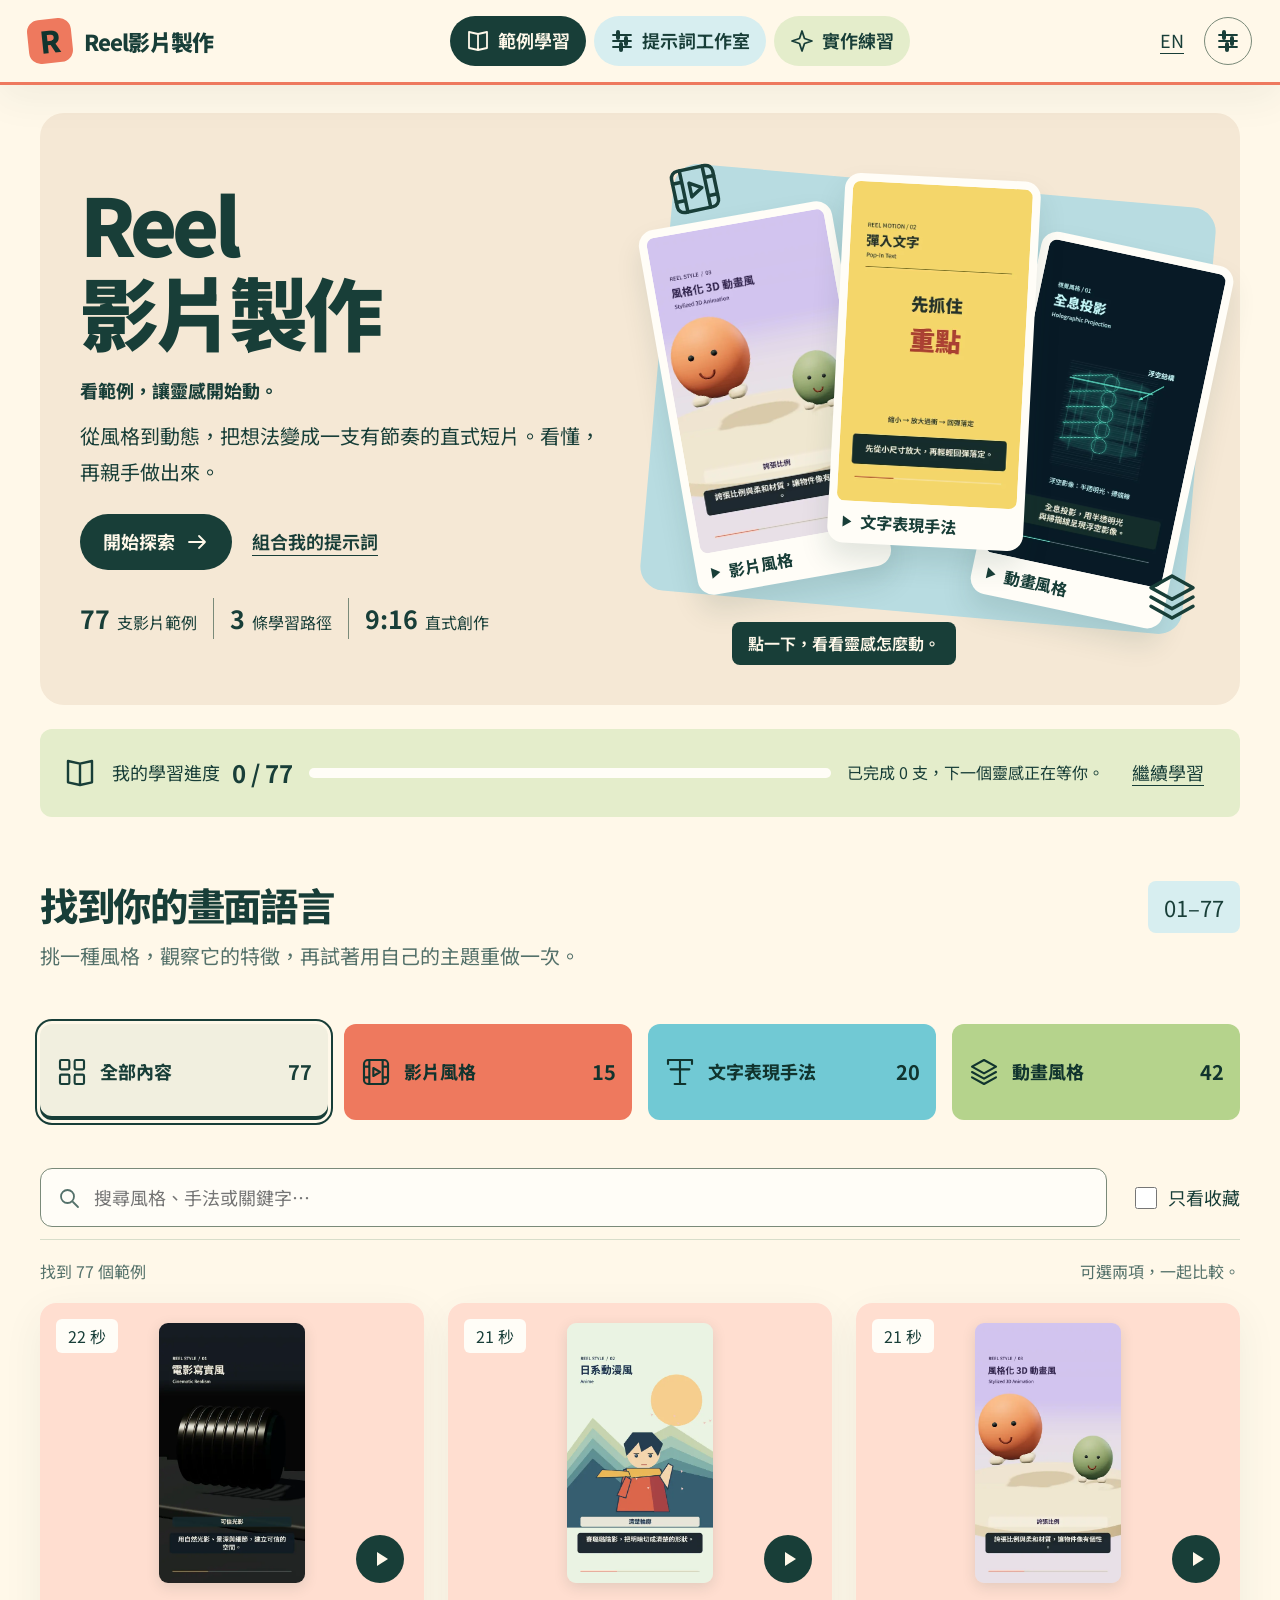
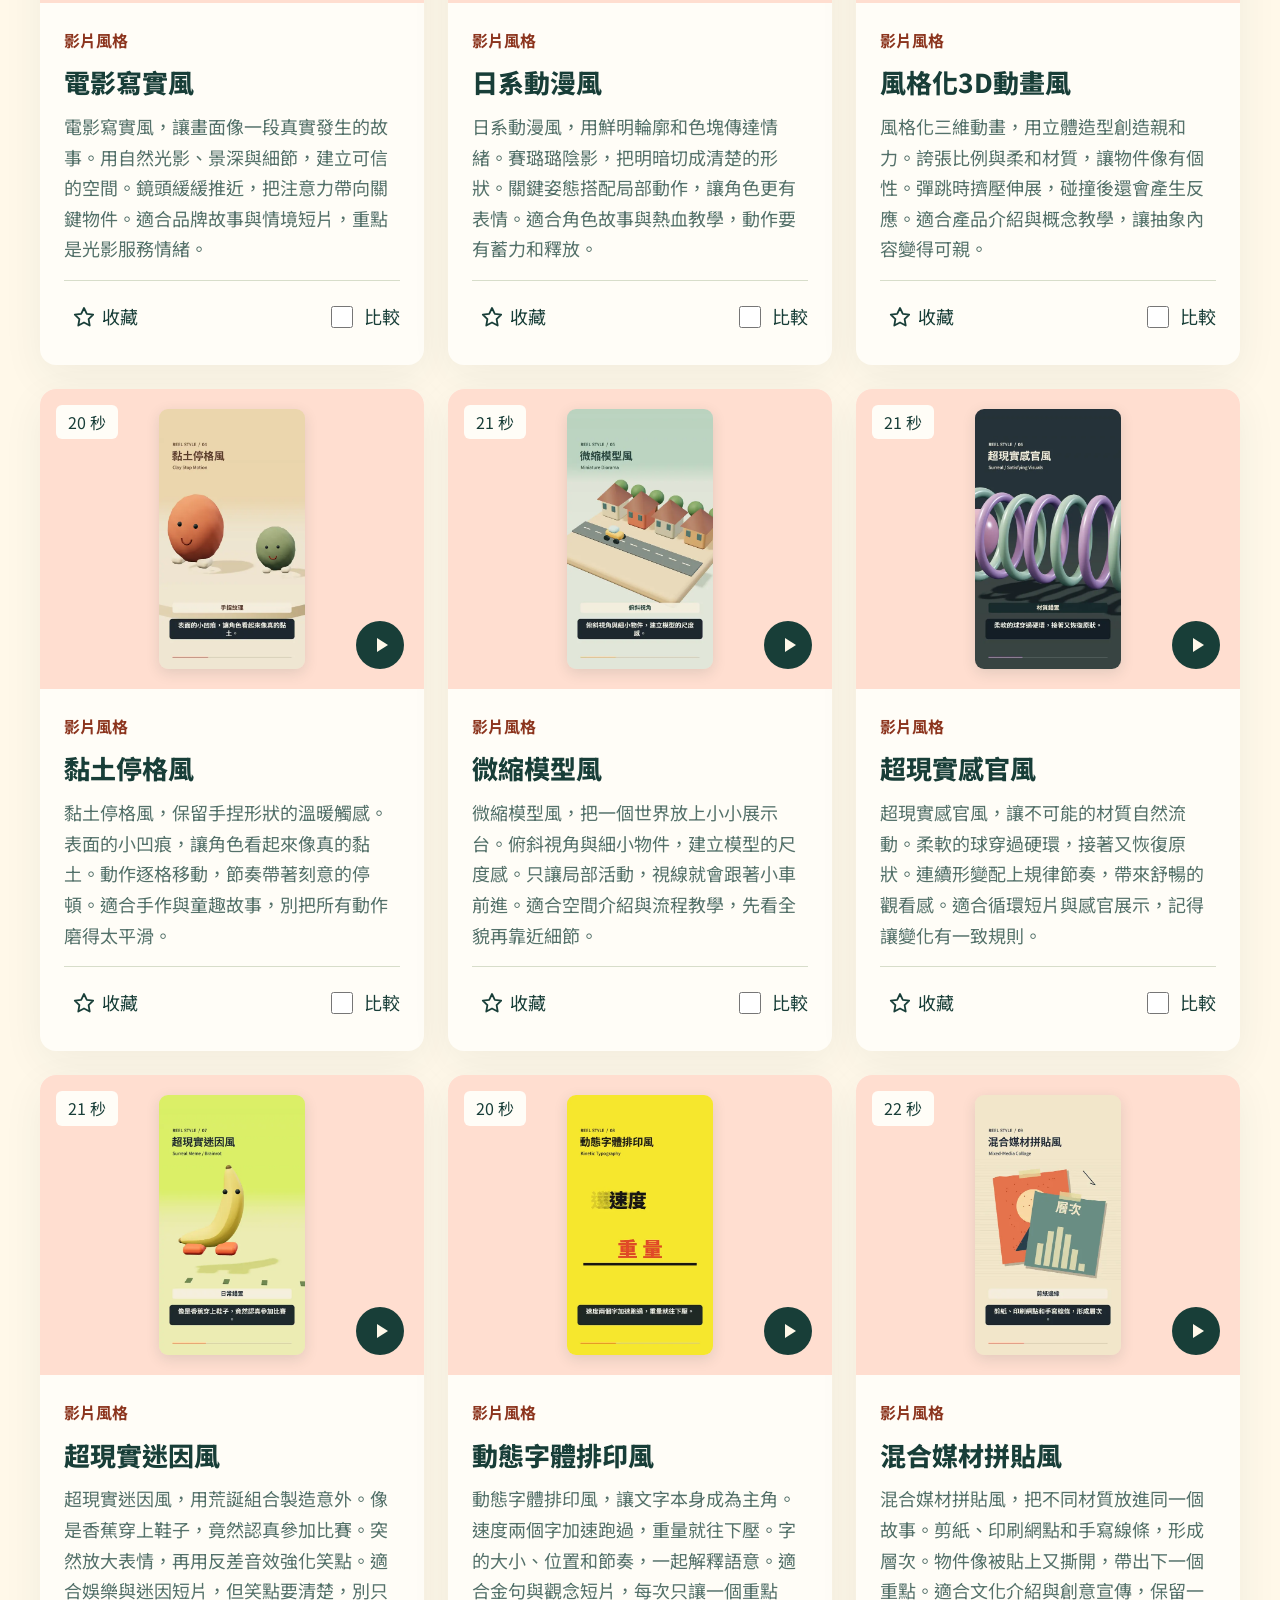
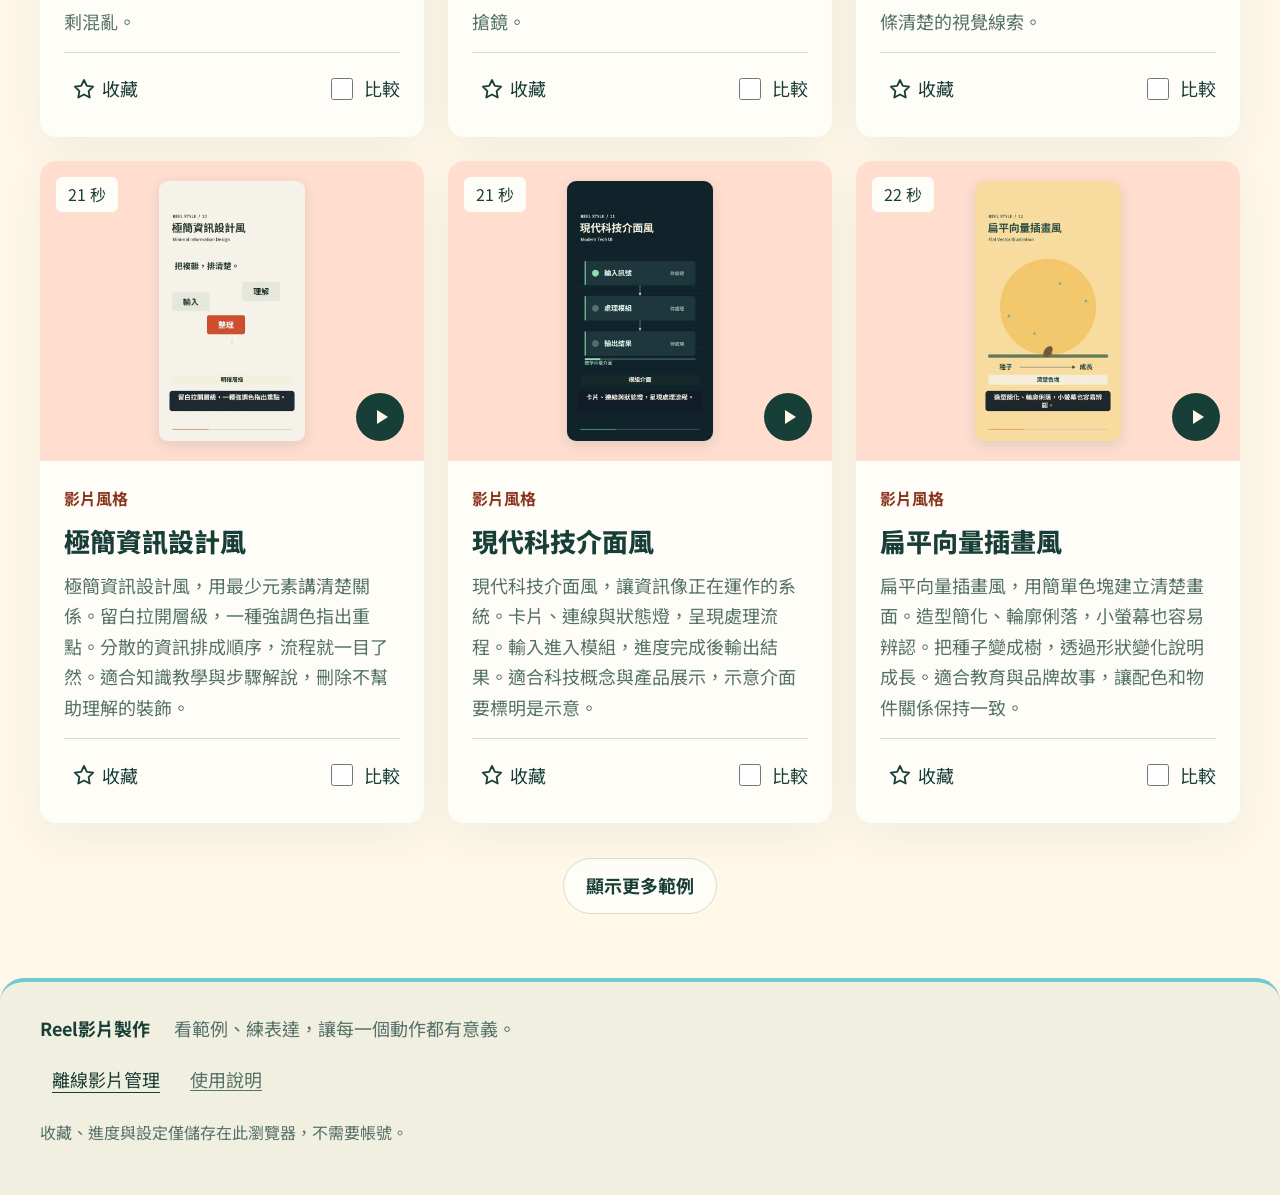
<file: index.html>
<!doctype html>
<html lang="zh-Hant" data-theme="light" data-device="auto" data-layout="auto" data-font="normal">
<head>
  <meta charset="utf-8"><meta name="viewport" content="width=device-width,initial-scale=1,viewport-fit=cover">
  <title>Reel影片製作｜互動學習實驗室</title>
  <meta name="description" content="以77支影片學習Reel風格、文字手法與動畫，動手組合提示詞，建立自己的直式短片。">
  <meta name="theme-color" content="#fff8e9"><meta name="color-scheme" content="light dark">
  <link rel="manifest" href="./manifest.webmanifest"><link rel="icon" href="./assets/icons/icon.svg" type="image/svg+xml"><link rel="apple-touch-icon" href="./assets/icons/icon-192.png">
  <link rel="stylesheet" href="./styles.css">
  <script defer src="./data/catalog.js"></script><script defer src="./i18n.js"></script><script defer src="./app.js"></script>
</head>
<body>
<a class="skip" href="#main" data-i18n="skip">跳至主要內容</a>
<svg class="icon-sprite" aria-hidden="true" xmlns="http://www.w3.org/2000/svg"><defs>
<symbol id="i-play" viewBox="0 0 24 24"><path d="m9 5 11 7-11 7Z" fill="currentColor" stroke="none"/></symbol>
<symbol id="i-close" viewBox="0 0 24 24"><path d="m6 6 12 12M18 6 6 18"/></symbol>
<symbol id="i-arrow" viewBox="0 0 24 24"><path d="M4 12h16m-6-6 6 6-6 6"/></symbol>
<symbol id="i-star" viewBox="0 0 24 24"><path d="m12 3 2.8 5.8 6.4.9-4.6 4.5 1.1 6.3L12 17.5l-5.7 3 1.1-6.3L2.8 9.7l6.4-.9Z"/></symbol>
<symbol id="i-check" viewBox="0 0 24 24"><path d="m5 12 5 5L20 7"/></symbol>
<symbol id="i-download" viewBox="0 0 24 24"><path d="M12 3v12m-5-5 5 5 5-5M4 16v5h16v-5"/></symbol>
<symbol id="i-copy" viewBox="0 0 24 24"><rect x="8" y="8" width="12" height="13" rx="2"/><path d="M16 8V3H3v13h5"/></symbol>
<symbol id="i-search" viewBox="0 0 24 24"><circle cx="10.5" cy="10.5" r="6.5"/><path d="m16 16 5 5"/></symbol>
<symbol id="i-book" viewBox="0 0 24 24"><path d="M12 5v16M3 3l9 2 9-2v16l-9 2-9-2Z"/></symbol>
<symbol id="i-sliders" viewBox="0 0 24 24"><path d="M3 6h18M3 12h18M3 18h18"/><path d="M8 3v6m8 0v6m-5 0v6" stroke-width="4"/></symbol>
<symbol id="i-expand" viewBox="0 0 24 24"><path d="M8 3H3v5m13-5h5v5M3 16v5h5m13-5v5h-5"/></symbol>
<symbol id="i-compare" viewBox="0 0 24 24"><path d="M12 3v18M3 6h5v12H3Zm13 0h5v12h-5Z"/></symbol>
<symbol id="i-spark" viewBox="0 0 24 24"><path d="m12 2 2.5 7.5L22 12l-7.5 2.5L12 22l-2.5-7.5L2 12l7.5-2.5Z"/></symbol>
<symbol id="i-film" viewBox="0 0 24 24"><rect x="3" y="3" width="18" height="18" rx="3"/><path d="M7 3v18M17 3v18M3 8h4m-4 8h4M17 8h4m-4 8h4"/><path d="m10 9 5 3-5 3Z"/></symbol>
<symbol id="i-type" viewBox="0 0 24 24"><path d="M3 6V3h18v3M12 3v18m-4 0h8M5 10h14"/></symbol>
<symbol id="i-motion" viewBox="0 0 24 24"><path d="m12 3 9 5-9 5-9-5Z"/><path d="m3 12 9 5 9-5M3 16l9 5 9-5"/></symbol>
<symbol id="i-grid" viewBox="0 0 24 24"><rect x="3" y="3" width="7" height="7" rx="1"/><rect x="14" y="3" width="7" height="7" rx="1"/><rect x="3" y="14" width="7" height="7" rx="1"/><rect x="14" y="14" width="7" height="7" rx="1"/></symbol>
</defs></svg>
<header class="topbar">
 <a href="#library" class="brand" data-i18n-aria="brand" aria-label="Reel影片製作"><span class="brand-mark" aria-hidden="true">R<span></span></span><span data-i18n="brand">Reel影片製作</span></a>
 <nav class="main-nav" aria-label="主要導覽" data-i18n-aria="mainNav">
  <a href="#library" data-view="library" class="active"><svg aria-hidden="true"><use href="#i-book"/></svg><span data-i18n="navLibrary">範例學習</span></a>
  <a href="#studio" data-view="studio"><svg aria-hidden="true"><use href="#i-sliders"/></svg><span data-i18n="navStudio">提示詞工作室</span></a>
  <a href="#practice" data-view="practice"><svg aria-hidden="true"><use href="#i-spark"/></svg><span data-i18n="navPractice">實作練習</span></a>
 </nav>
 <div class="header-actions"><button id="quick-language" class="quiet" aria-label="切換語言">EN</button><button id="settings-open" class="icon-button" data-i18n-aria="settingsTitle" aria-label="顯示與操作設定"><svg aria-hidden="true"><use href="#i-sliders"/></svg></button></div>
</header>
<main id="main" tabindex="-1" class="site-shell">
 <section id="view-library" class="view">
  <div class="hero">
   <div class="hero-copy"><h1 data-i18n-html="heroTitle">Reel<span>影片製作</span></h1><p class="hero-caption" data-i18n="heroEyebrow">看範例，讓靈感開始動。</p><p class="hero-description" data-i18n="heroDescription">從風格到動態，把想法變成一支有節奏的直式短片。看懂，再親手做出來。</p><div class="hero-actions"><button id="explore" class="button primary"><span data-i18n="startLearning">開始探索</span><svg aria-hidden="true"><use href="#i-arrow"/></svg></button><a class="text-link" href="#studio" data-i18n="buildPrompt">組合我的提示詞</a></div><div class="hero-facts"><span><b>77</b> <span data-i18n="videoExamples">支影片範例</span></span><span><b>3</b> <span data-i18n="learningTracks">條學習路徑</span></span><span><b>9:16</b> <span data-i18n="verticalFormat">直式創作</span></span></div></div>
   <div class="hero-art" aria-label="三類影片範例" data-i18n-aria="heroArt">
    <div class="art-orbit" aria-hidden="true"></div><span class="creative-symbol symbol-film" aria-hidden="true"><svg aria-hidden="true"><use href="#i-film"/></svg></span><span class="creative-symbol symbol-motion" aria-hidden="true"><svg aria-hidden="true"><use href="#i-motion"/></svg></span><button class="film film-one" data-lesson="style-03"><img src="assets/posters/style-03.webp" alt="風格化3D動畫範例" data-i18n-alt="heroAlt1"><span><svg aria-hidden="true"><use href="#i-play"/></svg><span data-i18n="style">影片風格</span></span></button><button class="film film-two" data-lesson="text-02"><img src="assets/posters/text-02.webp" alt="彈入文字範例" data-i18n-alt="heroAlt2"><span><svg aria-hidden="true"><use href="#i-play"/></svg><span data-i18n="text">文字表現手法</span></span></button><button class="film film-three" data-lesson="motion-01"><img src="assets/posters/motion-01.webp" alt="全息投影範例" data-i18n-alt="heroAlt3"><span><svg aria-hidden="true"><use href="#i-play"/></svg><span data-i18n="motion">動畫風格</span></span></button><span class="art-note" data-i18n="artNote">點一下，看看靈感怎麼動。</span>
   </div>
  </div>
  <section class="progress-strip" aria-label="學習進度" data-i18n-aria="progressTitle"><svg class="progress-icon" aria-hidden="true"><use href="#i-book"/></svg><div><span data-i18n="progressTitle">我的學習進度</span><strong id="progress-count">0 / 77</strong></div><div class="progress-track"><span id="progress-fill"></span></div><p id="progress-hint"></p><button class="quiet" id="resume-lesson" data-i18n="continueLearning">繼續學習</button></section>
  <section id="library-content" class="library-section">
   <div class="section-heading"><div><h2 data-i18n="libraryTitle">找到你的畫面語言</h2><p data-i18n="libraryDescription">挑一種風格，觀察它的特徵，再試著用自己的主題重做一次。</p></div><span class="section-number" aria-hidden="true">01–77</span></div>
   <div class="track-tabs" id="track-tabs"><button class="track all active" data-group="all" aria-pressed="true"><svg class="track-icon" aria-hidden="true"><use href="#i-grid"/></svg><span data-i18n="allLessons">全部內容</span><b>77</b></button><button class="track style" data-group="style" aria-pressed="false"><svg class="track-icon" aria-hidden="true"><use href="#i-film"/></svg><span data-i18n="style">影片風格</span><b>15</b></button><button class="track text" data-group="text" aria-pressed="false"><svg class="track-icon" aria-hidden="true"><use href="#i-type"/></svg><span data-i18n="text">文字表現手法</span><b>20</b></button><button class="track motion" data-group="motion" aria-pressed="false"><svg class="track-icon" aria-hidden="true"><use href="#i-motion"/></svg><span data-i18n="motion">動畫風格</span><b>42</b></button></div>
   <div class="filter-bar"><label class="search-field"><svg aria-hidden="true"><use href="#i-search"/></svg><input id="search" type="search" autocomplete="off" placeholder="搜尋風格、手法或關鍵字…" data-i18n-placeholder="searchPlaceholder" aria-label="搜尋課程" data-i18n-aria="searchLessons"></label><label class="filter-check"><input type="checkbox" id="favorites-only"><span data-i18n="favoritesOnly">只看收藏</span></label><label class="sr-only" for="subcategory" data-i18n="subcategory">動畫子分類</label><select id="subcategory" hidden><option value="all" data-i18n="allMotion">全部動畫</option><option value="visual" data-i18n="visualTreatments">視覺風格 22</option><option value="scene" data-i18n="sceneTechniques">場景手法 20</option></select></div>
   <div class="results-line"><p id="result-count" aria-live="polite"></p><span data-i18n="compareHint">可選兩項，一起比較。</span></div><div id="lesson-grid" class="lesson-grid"></div><div id="empty-state" class="empty-state" hidden><svg aria-hidden="true"><use href="#i-search"/></svg><h3 data-i18n="noResults">還沒找到符合的內容</h3><p data-i18n="trySearch">換個關鍵字，或清除分類與收藏篩選。</p><button id="clear-filters" class="button secondary" data-i18n="clearFilters">清除篩選</button></div><button id="load-more" class="button secondary load-more" data-i18n="loadMore">顯示更多範例</button>
  </section>
 </section>
 <section id="view-studio" class="view" hidden><div class="page-intro"><h1 data-i18n="studioTitle">提示詞工作室</h1><span class="pill" data-i18n="studioEyebrow">從靈感，到可直接使用的提示詞</span><p data-i18n="studioDescription">把主題、風格與動作組合起來。你決定故事，工具幫你把要求說清楚。</p></div><div class="studio-layout"><form id="prompt-form" class="panel prompt-form"><h2 data-i18n="projectBrief">你的創作設定</h2><label><span data-i18n="subject">影片主題</span><input id="prompt-subject" maxlength="180" value="用一杯咖啡解釋一天的能量" data-i18n-placeholder="subjectPlaceholder"></label><label><span data-i18n="audience">觀看對象</span><select id="prompt-audience"><option value="beginner" data-i18n="audienceBeginner">第一次接觸主題的人</option><option value="student" data-i18n="audienceStudent">高中學生</option><option value="social" data-i18n="audienceSocial">社群短片觀眾</option><option value="teacher" data-i18n="audienceTeacher">教學與研習參與者</option></select></label><div class="form-pair"><label><span data-i18n="duration">影片長度</span><select id="prompt-duration"><option value="15">15 <span>秒 / s</span></option><option value="20" selected>20 秒 / s</option><option value="30">30 秒 / s</option><option value="45">45 秒 / s</option><option value="60">60 秒 / s</option></select></label><label><span data-i18n="narration">旁白</span><select id="prompt-voice"><option value="yes" data-i18n="withNarration">有旁白與字幕</option><option value="no" data-i18n="withoutNarration">純音樂與畫面</option></select></label></div><label><span data-i18n="style">影片風格</span><select id="prompt-style"></select></label><label><span data-i18n="text">文字表現手法</span><select id="prompt-text"></select></label><label><span data-i18n="motion">動畫風格</span><select id="prompt-motion"></select></label><label><span data-i18n="keyMessage">希望觀眾記住的一句話</span><textarea id="prompt-message" rows="3" maxlength="240" data-i18n-placeholder="messagePlaceholder"></textarea></label><button class="button primary" type="submit"><svg aria-hidden="true"><use href="#i-spark"/></svg><span data-i18n="generatePrompt">更新提示詞</span></button></form><div class="prompt-output panel"><div class="output-heading"><h2 data-i18n="readyPrompt">你的實作提示詞</h2><span class="pill">9:16</span></div><p class="muted" data-i18n="promptNote">可貼到你使用的 AI 工具，再依輸出結果調整。不同工具的功能與效果可能不同。</p><textarea id="prompt-output" aria-label="實作提示詞" data-i18n-aria="readyPrompt" spellcheck="false"></textarea><div class="button-row"><button id="copy-prompt" class="button primary"><svg aria-hidden="true"><use href="#i-copy"/></svg><span data-i18n="copyPrompt">複製提示詞</span></button><button id="download-prompt" class="button secondary"><svg aria-hidden="true"><use href="#i-download"/></svg><span data-i18n="downloadTxt">下載 TXT</span></button></div></div></div></section>
 <section id="view-practice" class="view" hidden><div class="page-intro"><h1 data-i18n="practiceTitle">選一個任務，開始練習</h1><span class="pill" data-i18n="practiceEyebrow">把看懂，變成做得到</span><p data-i18n="practiceDescription">每個任務都有明確產出、建議搭配與完成檢查。也可以把提示詞帶到工作室自由修改。</p></div><div id="challenge-grid" class="challenge-grid"></div><section class="panel practice-checklist"><h2 data-i18n="checklistTitle">交片前，做一次小檢查</h2><div id="delivery-checklist"></div><p data-i18n="checklistNote">這份檢查表會留在這台裝置，幫你建立自己的製作習慣。</p></section></section>
</main>
<footer><p><strong data-i18n="brand">Reel影片製作</strong><span data-i18n="footer">看範例、練表達，讓每一個動作都有意義。</span></p><div><button id="offline-open" class="quiet" data-i18n="offlineLibrary">離線影片管理</button><button id="install-app" class="quiet" hidden data-i18n="installApp">安裝學習網</button><a href="README.md" data-i18n="readme">使用說明</a></div><small data-i18n="localNotice">收藏、進度與設定僅儲存在此瀏覽器，不需要帳號。</small></footer>
<div id="compare-tray" class="compare-tray" hidden><span id="compare-count"></span><button id="compare-open" class="button primary" disabled data-i18n="compareNow">開始比較</button><button id="compare-clear" class="quiet" data-i18n="clear">清除</button></div>
<dialog id="lesson-dialog" class="lesson-dialog"><div class="dialog-top"><span id="lesson-category" class="pill"></span><button class="icon-button close-dialog" data-i18n-aria="close" aria-label="關閉"><svg aria-hidden="true"><use href="#i-close"/></svg></button></div><div class="lesson-detail"><div class="video-column"><video id="lesson-video" poster="assets/posters/style-03.webp" controls playsinline preload="metadata"></video><p class="media-note" data-i18n="videoLanguage">範例影片使用中文旁白與燒錄字幕。</p><a id="video-download" download class="text-link"><svg aria-hidden="true"><use href="#i-download"/></svg><span data-i18n="downloadVideo">下載 MP4</span></a></div><div class="lesson-copy"><h2 id="lesson-title"></h2><div id="lesson-signals" class="signal-list"></div><p id="lesson-description"></p><div class="button-row"><button id="lesson-favorite" class="button secondary"></button><button id="lesson-complete" class="button primary"></button></div><button id="lesson-offline" class="text-link"></button><details open><summary data-i18n="lessonPractice">動手練習提示詞</summary><p class="muted" data-i18n="lessonPromptHint">把「我的主題」換成你的內容，就能開始練習。</p><textarea id="lesson-prompt" rows="9" aria-label="動手練習提示詞" data-i18n-aria="lessonPractice" readonly></textarea><div class="button-row"><button id="copy-lesson-prompt" class="button secondary"><svg aria-hidden="true"><use href="#i-copy"/></svg><span data-i18n="copyPrompt">複製提示詞</span></button><button id="lesson-to-studio" class="text-link" data-i18n="editInStudio">帶到工作室</button></div></details><section class="knowledge-card"><h3 data-i18n="quickCheck">一題小挑戰</h3><p id="quiz-question"></p><div id="quiz-options"></div><p id="quiz-feedback" aria-live="polite"></p></section></div></div></dialog>
<dialog id="compare-dialog" class="compare-dialog"><div class="dialog-top"><h2 data-i18n="comparisonTitle">並排看，差異更清楚</h2><button class="icon-button close-dialog" data-i18n-aria="close" aria-label="關閉"><svg aria-hidden="true"><use href="#i-close"/></svg></button></div><div id="compare-content" class="compare-content"></div><p class="media-note" data-i18n="compareAudioNote">建議一次播放一支，避免旁白互相干擾。</p></dialog>
<dialog id="settings-dialog" class="settings-dialog"><div class="dialog-top"><h2 data-i18n="settingsTitle">顯示與操作設定</h2><button class="icon-button close-dialog" data-i18n-aria="close" aria-label="關閉"><svg aria-hidden="true"><use href="#i-close"/></svg></button></div><p class="muted" data-i18n="settingsIntro">調成你舒服的閱讀方式，設定會自動保留。</p><div class="settings-fields">
<fieldset><legend data-i18n="fullscreen">全螢幕</legend><div class="segmented"><button id="fullscreen-on" type="button" data-i18n="on">開啟</button><button id="fullscreen-off" type="button" data-i18n="off">關閉</button></div><small id="fullscreen-status"></small></fieldset>
<label><span data-i18n="sound">操作音效</span><select id="setting-sound"><option value="on" data-i18n="on">開啟</option><option value="off" data-i18n="off">關閉</option></select></label>
<label><span data-i18n="device">裝置呈現</span><select id="setting-device"><option value="auto" data-i18n="auto">自動</option><option value="phone" data-i18n="phone">手機</option><option value="tablet" data-i18n="tablet">平板</option><option value="desktop" data-i18n="desktop">電腦</option></select><small data-i18n="deviceNote">調整內容寬度；實際螢幕仍會保持不溢出。</small></label>
<label><span data-i18n="layout">版面</span><select id="setting-layout"><option value="auto" data-i18n="auto">自動</option><option value="portrait" data-i18n="portrait">直式</option><option value="landscape" data-i18n="landscape">橫式</option></select><small data-i18n="layoutNote">切換卡片排列，無須旋轉裝置。</small></label>
<label><span data-i18n="language">語言</span><select id="setting-language"><option value="zh">繁體中文</option><option value="en">English</option></select></label>
<label><span data-i18n="fontSize">字體</span><select id="setting-font"><option value="small" data-i18n="fontSmall">縮小（仍保持易讀）</option><option value="normal" data-i18n="fontNormal">標準</option><option value="large" data-i18n="fontLarge">放大</option></select></label>
<label><span data-i18n="theme">色系</span><select id="setting-theme"><option value="system" data-i18n="system">跟隨系統</option><option value="light" data-i18n="light">亮色</option><option value="dark" data-i18n="dark">暗色</option></select></label></div><button id="reset-settings" class="button secondary" data-i18n="resetSettings">恢復預設顯示</button></dialog>
<dialog id="offline-dialog" class="offline-dialog"><div class="dialog-top"><h2 data-i18n="offlineLibrary">離線影片管理</h2><button class="icon-button close-dialog" data-i18n-aria="close" aria-label="關閉"><svg aria-hidden="true"><use href="#i-close"/></svg></button></div><p data-i18n="offlineIntro">網站介面與提示詞會自動準備離線使用。影片可逐支儲存，或一次儲存全部，約需 103 MB。</p><p id="offline-status" aria-live="polite"></p><progress id="offline-progress" value="0" max="77" hidden></progress><div class="button-row"><button id="cache-all" class="button primary" data-i18n="cacheAll">儲存全部 77 支</button><button id="cancel-cache" class="button secondary" hidden data-i18n="cancel">取消</button><button id="clear-offline" class="button secondary" data-i18n="clearOffline">清除離線影片</button></div><p class="muted" data-i18n="offlineNote">離線功能需以 HTTPS 或 localhost 開啟。瀏覽器可能依空間清理快取，請保留原始影片。</p></dialog>
<div id="toast" class="toast" role="status" aria-live="polite"></div>
<noscript><p>請啟用 JavaScript 以使用互動課程與提示詞工具。Enable JavaScript to use the interactive lessons and prompt tools.</p></noscript>
</body></html>
</file>
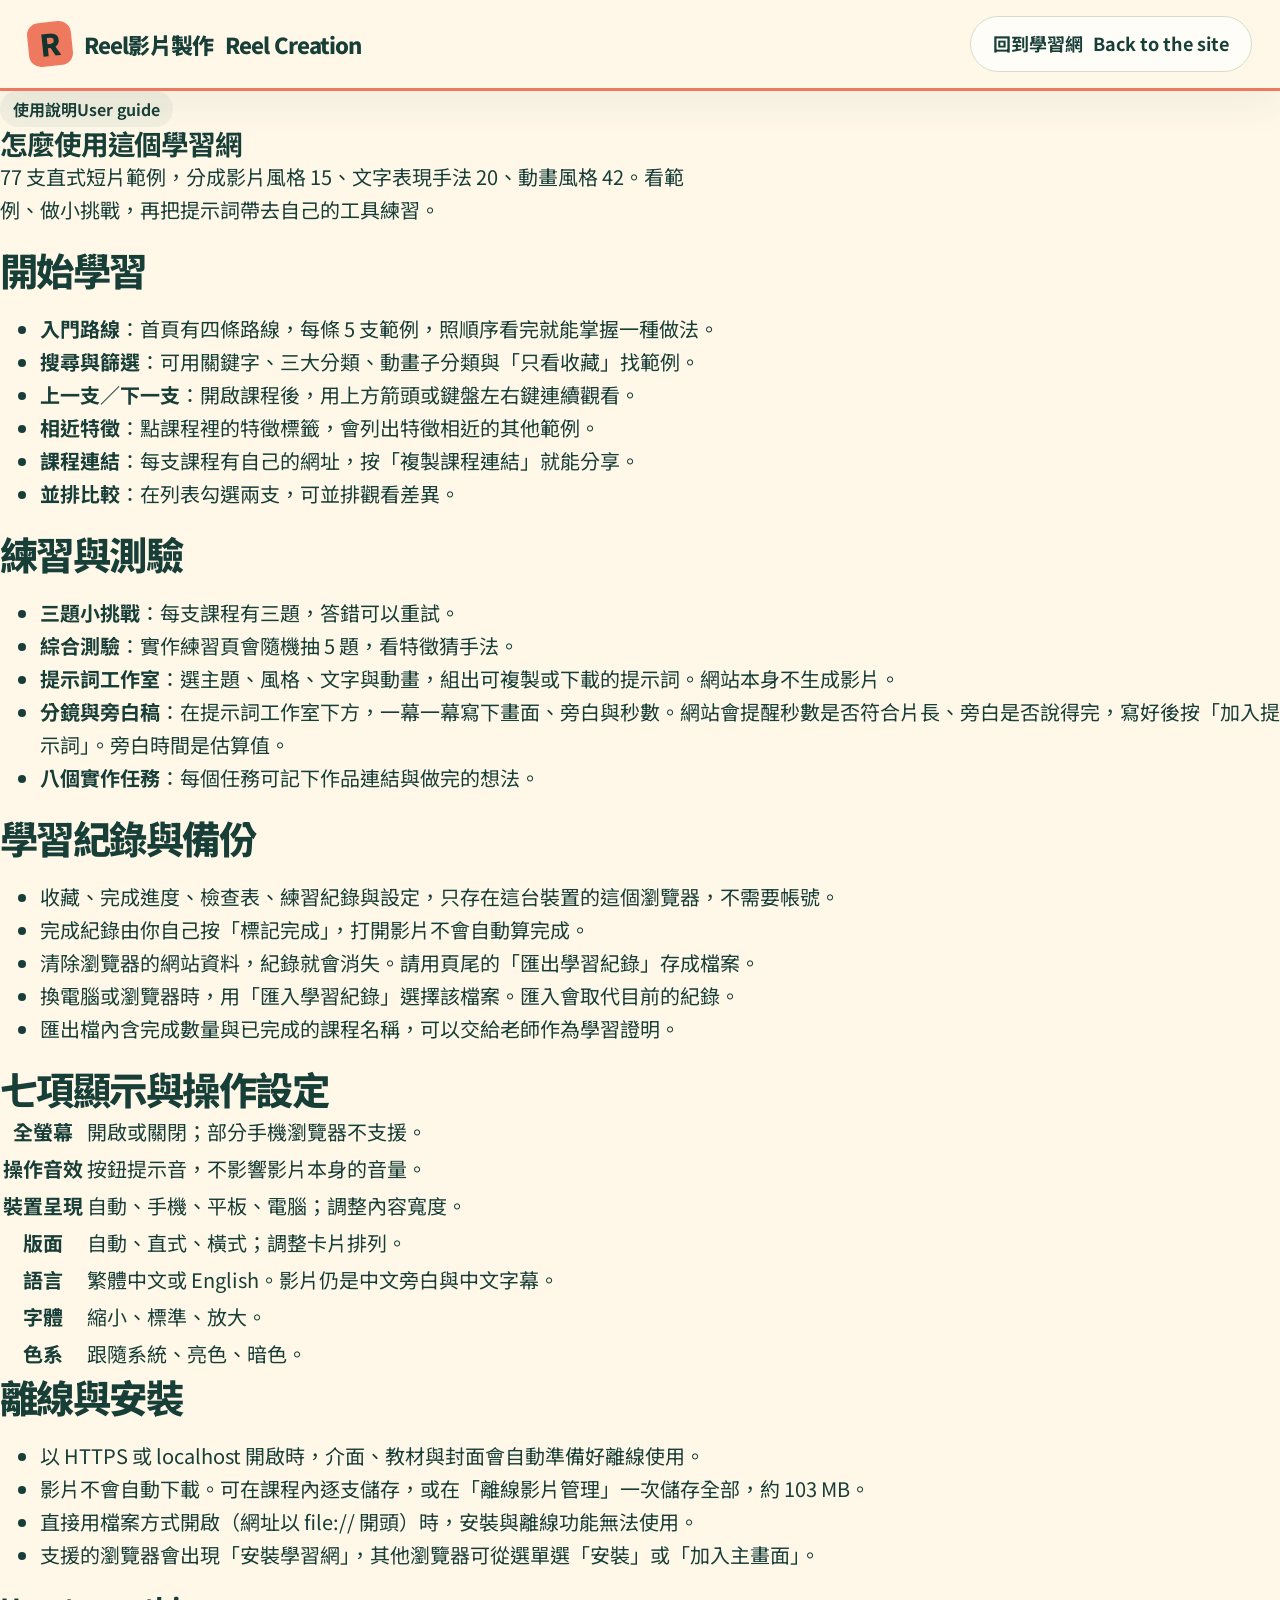
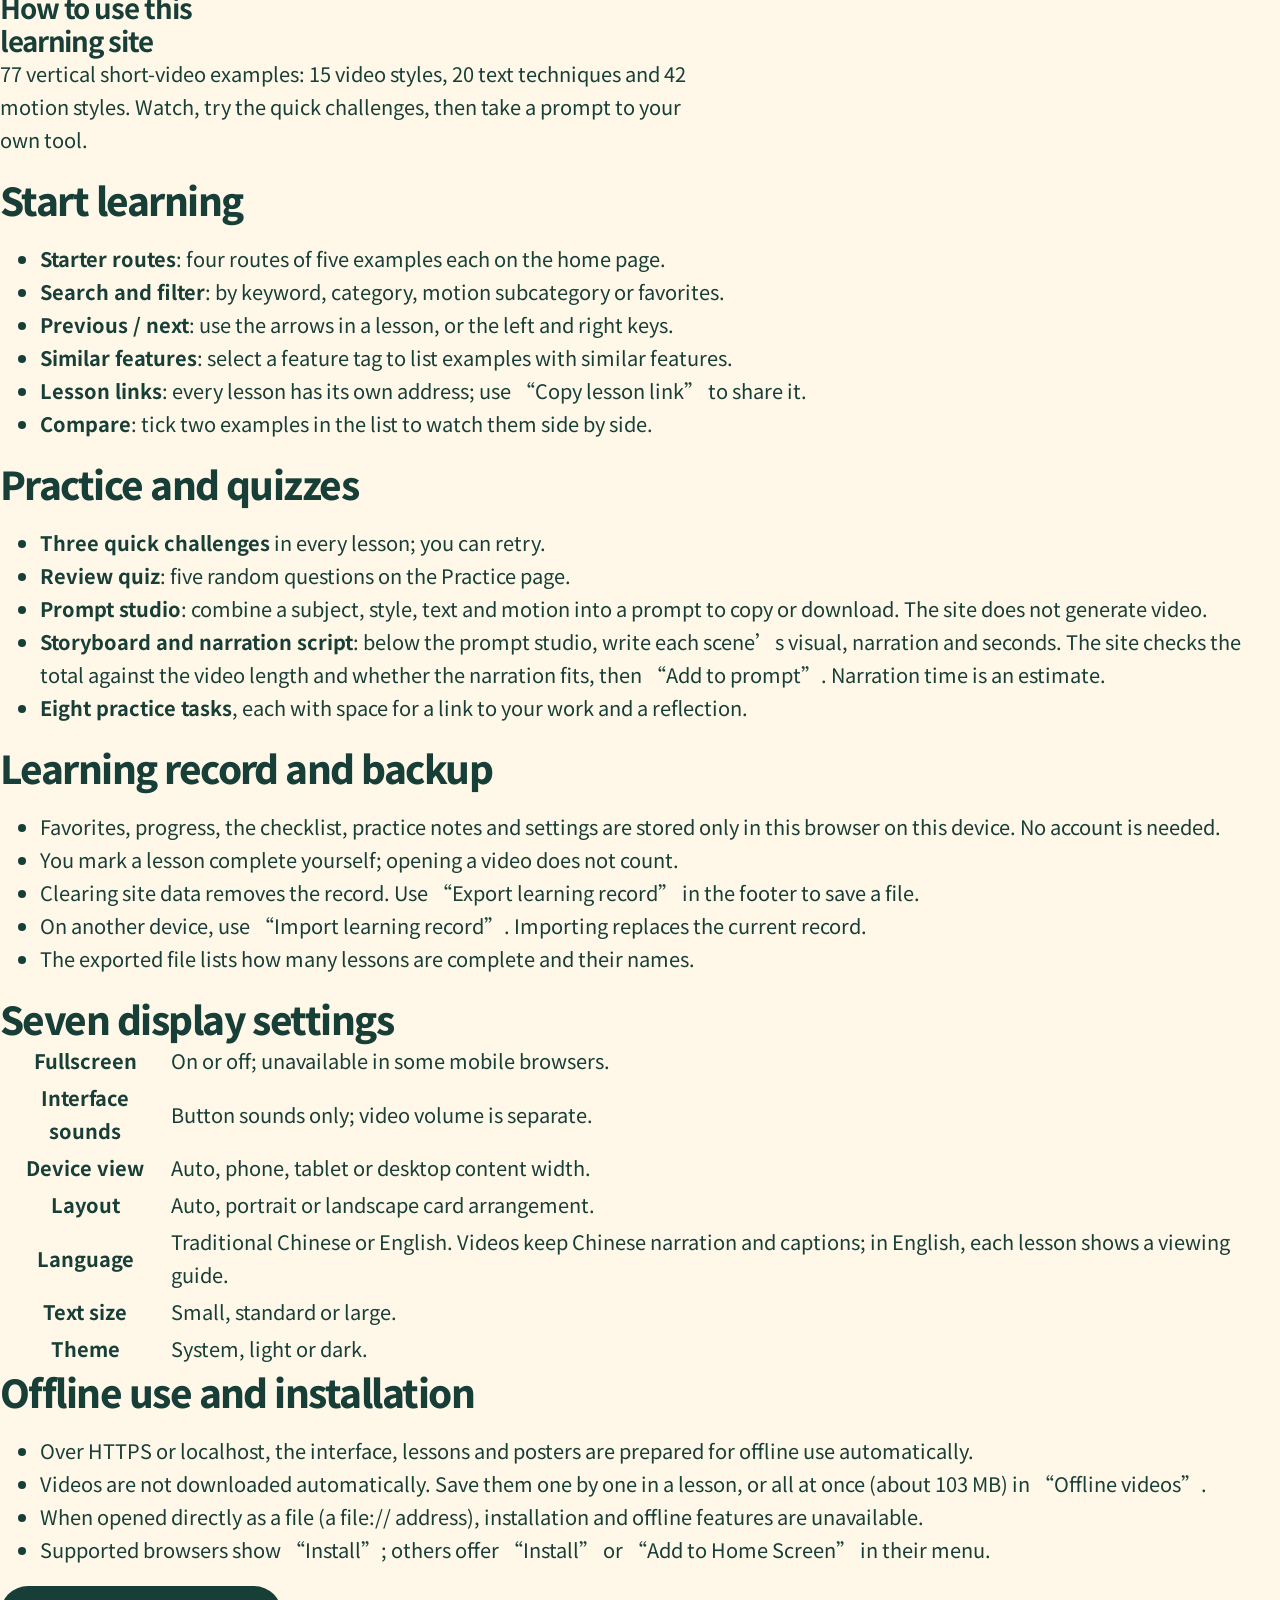
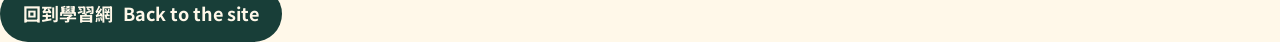
<file: help.html>
<!doctype html>
<html lang="zh-Hant" data-theme="light" data-font="normal">
<head>
  <meta charset="utf-8"><meta name="viewport" content="width=device-width,initial-scale=1,viewport-fit=cover">
  <title>使用說明｜Reel影片製作</title>
  <meta name="description" content="Reel影片製作互動學習網的使用說明：學習方式、紀錄備份、顯示設定與離線使用。">
  <meta name="theme-color" content="#fff8e9"><meta name="color-scheme" content="light dark">
  <link rel="icon" href="./assets/icons/icon.svg" type="image/svg+xml">
  <link rel="stylesheet" href="./styles.css">
  <script>
  (function(){var s={};try{s=(JSON.parse(localStorage.getItem('reel-lab-v1'))||{}).settings||{};}catch(e){}
  var r=document.documentElement,dark=s.theme==='dark'||((!s.theme||s.theme==='system')&&matchMedia('(prefers-color-scheme:dark)').matches);
  r.dataset.theme=dark?'dark':'light';if(['small','normal','large'].indexOf(s.font)>-1)r.dataset.font=s.font;
  if(s.language==='en'){r.lang='en';document.title='User guide | Reel Creation';}})();
  </script>
</head>
<body>
<header class="topbar">
 <a href="index.html" class="brand" aria-label="Reel影片製作"><span class="brand-mark" aria-hidden="true">R<span></span></span><span data-lang="zh">Reel影片製作</span><span data-lang="en">Reel Creation</span></a>
 <div class="header-actions"><a class="button secondary" href="index.html"><span data-lang="zh">回到學習網</span><span data-lang="en">Back to the site</span></a></div>
</header>
<main class="help-page">
 <span class="pill"><span data-lang="zh">使用說明</span><span data-lang="en">User guide</span></span>

 <div data-lang="zh">
  <h1>怎麼使用這個學習網</h1>
  <p>77 支直式短片範例，分成影片風格 15、文字表現手法 20、動畫風格 42。看範例、做小挑戰，再把提示詞帶去自己的工具練習。</p>
  <section><h2>開始學習</h2><ul>
   <li><b>入門路線</b>：首頁有四條路線，每條 5 支範例，照順序看完就能掌握一種做法。</li>
   <li><b>搜尋與篩選</b>：可用關鍵字、三大分類、動畫子分類與「只看收藏」找範例。</li>
   <li><b>上一支／下一支</b>：開啟課程後，用上方箭頭或鍵盤左右鍵連續觀看。</li>
   <li><b>相近特徵</b>：點課程裡的特徵標籤，會列出特徵相近的其他範例。</li>
   <li><b>課程連結</b>：每支課程有自己的網址，按「複製課程連結」就能分享。</li>
   <li><b>並排比較</b>：在列表勾選兩支，可並排觀看差異。</li>
  </ul></section>
  <section><h2>練習與測驗</h2><ul>
   <li><b>三題小挑戰</b>：每支課程有三題，答錯可以重試。</li>
   <li><b>綜合測驗</b>：實作練習頁會隨機抽 5 題，看特徵猜手法。</li>
   <li><b>提示詞工作室</b>：選主題、風格、文字與動畫，組出可複製或下載的提示詞。網站本身不生成影片。</li>
   <li><b>分鏡與旁白稿</b>：在提示詞工作室下方，一幕一幕寫下畫面、旁白與秒數。網站會提醒秒數是否符合片長、旁白是否說得完，寫好後按「加入提示詞」。旁白時間是估算值。</li>
   <li><b>八個實作任務</b>：每個任務可記下作品連結與做完的想法。</li>
  </ul></section>
  <section><h2>學習紀錄與備份</h2><ul>
   <li>收藏、完成進度、檢查表、練習紀錄與設定，只存在這台裝置的這個瀏覽器，不需要帳號。</li>
   <li>完成紀錄由你自己按「標記完成」，打開影片不會自動算完成。</li>
   <li>清除瀏覽器的網站資料，紀錄就會消失。請用頁尾的「匯出學習紀錄」存成檔案。</li>
   <li>換電腦或瀏覽器時，用「匯入學習紀錄」選擇該檔案。匯入會取代目前的紀錄。</li>
   <li>匯出檔內含完成數量與已完成的課程名稱，可以交給老師作為學習證明。</li>
  </ul></section>
  <section><h2>七項顯示與操作設定</h2><table>
   <tr><th>全螢幕</th><td>開啟或關閉；部分手機瀏覽器不支援。</td></tr>
   <tr><th>操作音效</th><td>按鈕提示音，不影響影片本身的音量。</td></tr>
   <tr><th>裝置呈現</th><td>自動、手機、平板、電腦；調整內容寬度。</td></tr>
   <tr><th>版面</th><td>自動、直式、橫式；調整卡片排列。</td></tr>
   <tr><th>語言</th><td>繁體中文或 English。影片仍是中文旁白與中文字幕。</td></tr>
   <tr><th>字體</th><td>縮小、標準、放大。</td></tr>
   <tr><th>色系</th><td>跟隨系統、亮色、暗色。</td></tr>
  </table></section>
  <section><h2>離線與安裝</h2><ul>
   <li>以 HTTPS 或 localhost 開啟時，介面、教材與封面會自動準備好離線使用。</li>
   <li>影片不會自動下載。可在課程內逐支儲存，或在「離線影片管理」一次儲存全部，約 103 MB。</li>
   <li>直接用檔案方式開啟（網址以 file:// 開頭）時，安裝與離線功能無法使用。</li>
   <li>支援的瀏覽器會出現「安裝學習網」，其他瀏覽器可從選單選「安裝」或「加入主畫面」。</li>
  </ul></section>
 </div>

 <div data-lang="en">
  <h1>How to use this learning site</h1>
  <p>77 vertical short-video examples: 15 video styles, 20 text techniques and 42 motion styles. Watch, try the quick challenges, then take a prompt to your own tool.</p>
  <section><h2>Start learning</h2><ul>
   <li><b>Starter routes</b>: four routes of five examples each on the home page.</li>
   <li><b>Search and filter</b>: by keyword, category, motion subcategory or favorites.</li>
   <li><b>Previous / next</b>: use the arrows in a lesson, or the left and right keys.</li>
   <li><b>Similar features</b>: select a feature tag to list examples with similar features.</li>
   <li><b>Lesson links</b>: every lesson has its own address; use “Copy lesson link” to share it.</li>
   <li><b>Compare</b>: tick two examples in the list to watch them side by side.</li>
  </ul></section>
  <section><h2>Practice and quizzes</h2><ul>
   <li><b>Three quick challenges</b> in every lesson; you can retry.</li>
   <li><b>Review quiz</b>: five random questions on the Practice page.</li>
   <li><b>Prompt studio</b>: combine a subject, style, text and motion into a prompt to copy or download. The site does not generate video.</li>
   <li><b>Storyboard and narration script</b>: below the prompt studio, write each scene’s visual, narration and seconds. The site checks the total against the video length and whether the narration fits, then “Add to prompt”. Narration time is an estimate.</li>
   <li><b>Eight practice tasks</b>, each with space for a link to your work and a reflection.</li>
  </ul></section>
  <section><h2>Learning record and backup</h2><ul>
   <li>Favorites, progress, the checklist, practice notes and settings are stored only in this browser on this device. No account is needed.</li>
   <li>You mark a lesson complete yourself; opening a video does not count.</li>
   <li>Clearing site data removes the record. Use “Export learning record” in the footer to save a file.</li>
   <li>On another device, use “Import learning record”. Importing replaces the current record.</li>
   <li>The exported file lists how many lessons are complete and their names.</li>
  </ul></section>
  <section><h2>Seven display settings</h2><table>
   <tr><th>Fullscreen</th><td>On or off; unavailable in some mobile browsers.</td></tr>
   <tr><th>Interface sounds</th><td>Button sounds only; video volume is separate.</td></tr>
   <tr><th>Device view</th><td>Auto, phone, tablet or desktop content width.</td></tr>
   <tr><th>Layout</th><td>Auto, portrait or landscape card arrangement.</td></tr>
   <tr><th>Language</th><td>Traditional Chinese or English. Videos keep Chinese narration and captions; in English, each lesson shows a viewing guide.</td></tr>
   <tr><th>Text size</th><td>Small, standard or large.</td></tr>
   <tr><th>Theme</th><td>System, light or dark.</td></tr>
  </table></section>
  <section><h2>Offline use and installation</h2><ul>
   <li>Over HTTPS or localhost, the interface, lessons and posters are prepared for offline use automatically.</li>
   <li>Videos are not downloaded automatically. Save them one by one in a lesson, or all at once (about 103 MB) in “Offline videos”.</li>
   <li>When opened directly as a file (a file:// address), installation and offline features are unavailable.</li>
   <li>Supported browsers show “Install”; others offer “Install” or “Add to Home Screen” in their menu.</li>
  </ul></section>
 </div>

 <a class="button primary help-back" href="index.html"><span data-lang="zh">回到學習網</span><span data-lang="en">Back to the site</span></a>
</main>
</body></html>
</file>
<file: styles.css>
/* Hallmark · shape: app screen · genre: playful · theme: brand · redesign: restyle · copy: verbatim
 * nav: kept · signature: 77 real lesson posters · posture: Full palette, coral style / aqua text / sage motion
 * finish-review: subagent, 1 finding resolved, poster playback labels unobstructed
 * states: existing application states preserved · display: Noto Sans TC · body: Noto Sans TC · v2.0.0 */
/* Hallmark · pre-emit critique: P4 H4 E4 S5 R4 V3 · weakest: V, preserved the learning shell and strengthened category identity */
/* Hallmark · dismissed 40 · card-visual preview text is in duration and play overlays, each with its own contrasting background; category backdrops carry images only */
/* Hallmark · answered F4 · Reel hero posters are lesson playback controls; the only primary action remains Start exploring */
/* Hallmark · answered F5 · circular settings and close buttons are existing familiar application controls, with transparent backgrounds */
/* Hallmark · answered F24 · final film rule removes the old border and retains only the poster elevation shadow */
/* Hallmark · waive 24b · existing Reel app layout and control dimensions are retained · Resizing every legacy control would exceed this visual restyle of the learning interface */
@import url('./tokens.css');
@import url('./base.css');
@font-face{font-family:ReelSans;src:url('./assets/fonts/NotoSansTC.ttf') format('truetype');font-weight:100 900;font-display:swap}
:root{--paper:#fff8e9;--surface:#fffdf7;--ink:#183e38;--muted:#54716a;--line:#d7ddca;--coral:#ee795e;--blue:#71c9d4;--green:#b5d38c;--soft:#f1efdf;--shadow:0 12px 40px #183e3810;--radius:24px;--body:20px;--max:1440px;color-scheme:light}
html[data-theme=dark]{--paper:#142b29;--surface:#1d3935;--ink:#f4f0df;--muted:#b3c8bd;--line:#44635a;--soft:#29483f;--shadow:0 12px 40px #0003;color-scheme:dark}html[data-font=small]{--body:18px}html[data-font=large]{--body:23px}*{box-sizing:border-box}html{scroll-behavior:smooth;scroll-padding-top:110px}body{margin:0;background:var(--paper);color:var(--ink);font:var(--body)/1.65 var(--font-body)}button,input,select,textarea{font:inherit;color:inherit}button,a,input,select,textarea,summary{-webkit-tap-highlight-color:transparent}button,a{touch-action:manipulation}button{cursor:pointer}button:disabled{opacity:.5;cursor:not-allowed}button:focus-visible,a:focus-visible,input:focus-visible,textarea:focus-visible,select:focus-visible,summary:focus-visible{outline:3px solid var(--ink);outline-offset:4px}button,a,input,select,textarea{transition:background .18s,color .18s,transform .18s,box-shadow .18s}a{color:inherit}button{border:0}img,video{max-width:100%}svg{width:24px;height:24px;flex-shrink:0;fill:none;stroke:currentColor;stroke-width:1.8;stroke-linecap:round;stroke-linejoin:round}.icon-sprite{position:absolute;width:0;height:0;overflow:hidden}.sr-only{position:absolute;width:1px;height:1px;padding:0;margin:-1px;overflow:hidden;clip:rect(0,0,0,0);white-space:nowrap;border:0}[hidden]{display:none!important}h1,h2,h3,p{margin-top:0;text-wrap:pretty}h1,h2,h3{line-height:1.2;letter-spacing:-.04em}h2{font-size:clamp(30px,3vw,44px);font-weight:800}h3{font-size:max(16px,calc(26px * var(--text-scale,1)))}p{margin-bottom:1em}.muted,.media-note{color:var(--muted)}small,.media-note{font-size:max(16px,calc(16px * var(--text-scale,1)))}button,input,select{min-height:48px}button:hover:not(:disabled){transform:translateY(-2px)}button:active:not(:disabled){transform:translateY(1px)}.skip{position:fixed;left:20px;top:-100px;z-index:1000;padding:var(--space-sm);background:var(--ink);color:var(--paper)}.skip:focus{top:12px}.topbar{position:sticky;top:0;z-index:40;display:flex;align-items:center;gap:28px;justify-content:space-between;background:var(--paper);border-bottom:1px solid var(--line);padding:18px max(28px,calc((100% - 1440px)/2));}.brand{display:flex;align-items:center;gap:var(--space-sm);font-size:max(16px,calc(22px * var(--text-scale,1)));font-weight:850;letter-spacing:-.04em;text-decoration:none;white-space:nowrap}.brand-mark{display:flex;position:relative;width:44px;height:44px;align-items:center;justify-content:center;background:var(--ink);color:var(--paper);font-size:max(16px,calc(30px * var(--text-scale,1)));border-radius:12px;transform:rotate(-6deg)}.brand-mark span{position:absolute;width:14px;height:14px;background:var(--coral);border:3px solid var(--paper);border-radius:50%;right:-5px;bottom:-3px}.main-nav{display:flex;gap:var(--space-xs)}.main-nav a{display:flex;align-items:center;gap:var(--space-xs);padding:10px var(--space-md);font-size:max(16px,calc(18px * var(--text-scale,1)));font-weight:650;text-decoration:none;border-radius:999px;white-space:nowrap}.main-nav a.active{background:var(--ink);color:var(--paper)}.main-nav a:not(.active):hover{background:var(--soft)}.header-actions{display:flex;gap:var(--space-xs);align-items:center}.quiet{background:transparent;color:var(--ink);padding:var(--space-xs) var(--space-sm);text-decoration:underline;text-underline-offset:5px;font-size:max(16px,calc(18px * var(--text-scale,1)))}.icon-button{width:48px;height:48px;display:inline-flex;align-items:center;justify-content:center;background:var(--surface);border:1px solid var(--line);border-radius:50%;flex-shrink:0}.site-shell{max-width:var(--max);margin:auto;padding:0 var(--space-xl)}.hero{display:grid;grid-template-columns:repeat(2,minmax(0,1fr));gap:var(--space-xl);align-items:center;min-height:650px;padding:72px 0 60px}.eyebrow{font-size:max(16px,calc(18px * var(--text-scale,1)));font-weight:650;margin-bottom:20px}.hero h1{font-size:clamp(58px,6.4vw,96px);font-weight:900;letter-spacing:-.07em;margin-bottom:var(--space-lg)}.hero h1 span{display:block}.hero-description{max-width:560px;font-size:max(16px,calc(22px * var(--text-scale,1)));line-height:1.8}.hero-actions{display:flex;align-items:center;gap:25px;flex-wrap:wrap;margin:30px 0}.button{display:inline-flex;align-items:center;justify-content:center;gap:10px;padding:var(--space-sm) 22px;min-height:52px;border-radius:999px;font-size:max(16px,calc(18px * var(--text-scale,1)));font-weight:700;text-decoration:none;border:1.5px solid transparent}.primary{background:var(--ink);color:var(--paper)}.primary:hover{box-shadow:0 8px 24px var(--legacy-1)}.secondary{background:var(--surface);border-color:var(--line)}.secondary:hover{background:var(--soft)}.text-link{display:inline-flex;align-items:center;gap:var(--space-xs);border:0;background:none;padding:10px 0;font-size:max(16px,calc(18px * var(--text-scale,1)));font-weight:650;text-decoration:underline;text-underline-offset:6px}.hero-facts{display:flex;flex-wrap:wrap;gap:22px;margin-top:35px;font-size:max(16px,calc(16px * var(--text-scale,1)));color:var(--muted)}.hero-facts b{font-size:max(16px,calc(25px * var(--text-scale,1)));color:var(--ink);margin-right:3px}.hero-art{position:relative;height:530px;isolation:isolate}.art-orbit{position:absolute;inset:55px 0 50px;background:var(--green);border-radius:48% 52% 42% 58%/55% 42% 58% 45%;transform:rotate(-10deg);opacity:.65}.film{position:absolute;width:39%;padding:9px;background:var(--surface);border:1px solid var(--line);border-radius:22px;box-shadow:0 14px 30px var(--legacy-1);overflow:hidden}.film img{display:block;width:100%;aspect-ratio:9/16;object-fit:cover;border-radius:14px}.film>span{display:flex;align-items:center;gap:6px;font-size:max(16px,calc(16px * var(--text-scale,1)));font-weight:750;padding:9px var(--space-3xs) var(--space-3xs);white-space:nowrap}.film svg{width:19px;height:19px}.film-one{left:0;top:42px;transform:rotate(-12deg);z-index:1}.film-two{left:31%;top:0;transform:rotate(6deg);z-index:3}.film-three{right:-1%;top:89px;transform:rotate(16deg);z-index:2}.film-one:hover{transform:rotate(-7deg) translateY(-7px)!important}.film-two:hover{transform:rotate(1deg) translateY(-7px)!important}.film-three:hover{transform:rotate(10deg) translateY(-7px)!important}.art-note{position:absolute;bottom:0;left:20%;font-size:max(16px,calc(18px * var(--text-scale,1)));font-weight:650;transform:rotate(-4deg);padding:9px 18px;background:var(--coral);color:var(--legacy-2);border-radius:10px;z-index:4}.progress-strip{display:flex;align-items:center;gap:var(--space-lg);padding:20px 26px;border:1px solid var(--line);border-radius:18px;background:var(--surface)}.progress-strip>div:first-child{display:flex;gap:14px;align-items:center;font-size:max(16px,calc(18px * var(--text-scale,1)));white-space:nowrap}.progress-strip strong{font-size:max(16px,calc(24px * var(--text-scale,1)))}.progress-track{height:10px;border-radius:8px;flex:1;min-width:70px;background:var(--soft);overflow:hidden}.progress-track span{display:block;height:100%;width:0;background:var(--coral);border-radius:8px;transition:none}.progress-strip p{margin:0;color:var(--muted);font-size:max(16px,calc(16px * var(--text-scale,1)))}.library-section{padding:80px 0}.section-heading{display:flex;align-items:flex-start;justify-content:space-between;gap:var(--space-lg)}.section-heading h2{margin-bottom:18px}.section-heading p{color:var(--muted);max-width:760px}.section-number{font-size:max(16px,calc(22px * var(--text-scale,1)));border:1px solid var(--ink);border-radius:50%;padding:25px 14px;transform:rotate(10deg);white-space:nowrap}.track-tabs{display:grid;grid-template-columns:.8fr 1fr 1fr 1fr;gap:13px;margin:28px 0}.track{display:flex;gap:var(--space-sm);align-items:center;justify-content:space-between;min-height:84px;border:1.5px solid var(--line);border-radius:16px;padding:17px;font-size:max(16px,calc(19px * var(--text-scale,1)));font-weight:750;background:var(--surface);color:var(--ink)}.track i{font-style:normal;font-size:max(16px,calc(16px * var(--text-scale,1)));opacity:.7}.track b{font-size:max(16px,calc(22px * var(--text-scale,1)))}.track.active{box-shadow:0 0 0 2px var(--ink);border-color:var(--ink)}.track.style{background:var(--coral);color:var(--legacy-3)}.track.text{background:var(--blue);color:var(--legacy-3)}.track.motion{background:var(--green);color:var(--legacy-3)}.filter-bar{display:flex;align-items:center;gap:var(--space-lg);margin:26px 0 var(--space-sm);flex-wrap:wrap}.search-field{position:relative;flex:1;min-width:260px}.search-field svg{position:absolute;left:17px;top:18px;color:var(--muted)}.search-field input{width:100%;padding:14px 18px 14px 53px;border:1px solid var(--line);border-radius:12px;background:var(--surface);font-size:max(16px,calc(18px * var(--text-scale,1)))}.filter-check{display:flex;gap:var(--space-xs);align-items:center;font-size:max(16px,calc(18px * var(--text-scale,1)));white-space:nowrap}.filter-check input{width:22px;height:22px;min-height:22px;accent-color:var(--ink)}select{border:1px solid var(--line);border-radius:12px;background:var(--surface);padding:10px 34px 10px 14px;font-size:max(16px,calc(18px * var(--text-scale,1)));max-width:100%}.results-line{display:flex;gap:15px;justify-content:space-between;color:var(--muted);font-size:max(16px,calc(16px * var(--text-scale,1)));margin:18px 0}.results-line p{margin:0}.lesson-grid{display:grid;grid-template-columns:repeat(3,minmax(0,1fr));gap:25px}.lesson-card{border:1px solid var(--line);background:var(--surface);border-radius:20px;overflow:hidden;box-shadow:var(--shadow)}.card-visual{position:relative;display:block;width:100%;height:280px;overflow:hidden;background:var(--soft);padding:var(--space-md);text-align:center}.lesson-card[data-group=style] .card-visual{background:var(--legacy-4)}.lesson-card[data-group=text] .card-visual{background:var(--legacy-5)}.lesson-card[data-group=motion] .card-visual{background:var(--legacy-6)}.card-visual img{height:100%;width:auto;max-width:90%;border-radius:9px;box-shadow:0 4px 14px var(--legacy-1);transition:transform .35s}.card-visual:hover img{transform:none}.play-round{display:flex;align-items:center;justify-content:center;position:absolute;bottom:20px;right:20px;width:48px;height:48px;border-radius:50%;background:var(--legacy-7);color:var(--legacy-3);box-shadow:0 3px 15px var(--legacy-1)}.card-body{padding:22px}.card-meta{font-size:max(16px,calc(16px * var(--text-scale,1)));color:var(--muted);display:flex;justify-content:space-between;gap:var(--space-xs)}.card-body h3{font-size:max(16px,calc(26px * var(--text-scale,1)));margin:var(--space-sm) 0}.card-title{padding:0;text-align:left;background:none;font-size:inherit;line-height:1.3;font-weight:800;min-height:0}.card-description{font-size:max(16px,calc(18px * var(--text-scale,1)));line-height:1.7;color:var(--muted);margin-bottom:var(--space-md)}.card-actions{display:flex;justify-content:space-between;align-items:center;padding-top:14px;border-top:1px solid var(--line);gap:var(--space-xs)}.card-actions .icon-button{width:44px;height:44px;min-height:44px}.card-actions .icon-button[aria-pressed=true]{background:var(--coral);color:var(--legacy-3);border-color:transparent}.compare-choice{display:flex;gap:var(--space-xs);align-items:center;font-size:max(16px,calc(16px * var(--text-scale,1)));cursor:pointer}.compare-choice input{min-height:20px;width:20px;height:20px;accent-color:var(--ink)}.completed-tag{display:inline-flex;gap:5px;align-items:center;color:var(--ink);font-size:max(16px,calc(16px * var(--text-scale,1)))}.completed-tag svg{width:18px;height:18px}.load-more{display:flex;margin:35px auto 0}.empty-state{text-align:center;padding:70px 20px;border:1px dashed var(--line);border-radius:20px;background:var(--surface)}.empty-state>svg{width:40px;height:40px;margin-bottom:15px}.page-intro{padding:var(--space-2xl) 0 35px;max-width:930px}.page-intro h1{font-size:clamp(40px,5vw,64px);margin:var(--space-lg) 0}.page-intro p{font-size:max(16px,calc(22px * var(--text-scale,1)));color:var(--muted)}.pill{display:inline-flex;padding:5px 13px;background:var(--soft);border-radius:999px;font-size:max(16px,calc(16px * var(--text-scale,1)));font-weight:650}.studio-layout{display:grid;grid-template-columns:minmax(0,.95fr) minmax(0,1.05fr);gap:28px;margin-bottom:80px;align-items:start}.panel{border:1px solid var(--line);border-radius:24px;padding:30px;background:var(--surface);color:var(--ink);box-shadow:var(--shadow)}.prompt-form h2,.prompt-output h2{font-size:max(16px,calc(30px * var(--text-scale,1)))}.prompt-form label,.settings-fields>label{display:flex;flex-direction:column;gap:9px;margin-bottom:22px;font-weight:650}.prompt-form input,.prompt-form textarea{width:100%;padding:13px 14px;border:1px solid var(--line);border-radius:12px;background:var(--paper);font-size:max(16px,calc(18px * var(--text-scale,1)));line-height:1.65;resize:vertical}.prompt-form select{width:100%;background:var(--paper);font-weight:500}.form-pair{display:grid;grid-template-columns:repeat(2,minmax(0,1fr));gap:var(--space-md)}.prompt-output{position:sticky;top:112px}.output-heading{display:flex;align-items:center;justify-content:space-between;gap:var(--space-sm)}.prompt-output>textarea,#lesson-prompt{width:100%;resize:vertical;min-height:540px;padding:20px;border:1px solid var(--line);border-radius:14px;background:var(--paper);font-size:max(16px,calc(18px * var(--text-scale,1)));line-height:1.9;margin:10px 0 20px}.button-row{display:flex;gap:var(--space-sm);flex-wrap:wrap;align-items:center}.challenge-grid{display:grid;grid-template-columns:repeat(2,minmax(0,1fr));gap:25px;margin-bottom:var(--space-xl)}.challenge-card{border:1px solid var(--line);border-radius:24px;background:var(--surface);color:var(--ink);overflow:hidden}.challenge-head{padding:var(--space-lg) 28px;display:flex;align-items:center;gap:18px}.challenge-head b{font-size:max(16px,calc(40px * var(--text-scale,1)));line-height:1}.challenge-card:nth-child(3n+1) .challenge-head{background:var(--coral);color:var(--legacy-3)}.challenge-card:nth-child(3n+2) .challenge-head{background:var(--blue);color:var(--legacy-3)}.challenge-card:nth-child(3n) .challenge-head{background:var(--green);color:var(--legacy-3)}.challenge-head h2{font-size:max(16px,calc(28px * var(--text-scale,1)));margin:0}.challenge-body{padding:26px}.challenge-body p{font-size:max(16px,calc(18px * var(--text-scale,1)))}.challenge-body ul{padding-left:var(--space-lg);font-size:max(16px,calc(18px * var(--text-scale,1)));color:var(--muted)}.challenge-body li{margin:9px 0}.challenge-body details{margin-bottom:18px}.practice-checklist{margin-bottom:65px}.practice-checklist h2{font-size:max(16px,calc(30px * var(--text-scale,1)))}.practice-checklist label{display:flex;align-items:flex-start;gap:var(--space-sm);padding:var(--space-sm) 0;border-bottom:1px solid var(--line)}.practice-checklist input{margin-top:7px;min-height:22px;width:22px;height:22px;accent-color:var(--ink);flex-shrink:0}.practice-checklist p{font-size:max(16px,calc(16px * var(--text-scale,1)));color:var(--muted);margin:22px 0 0}footer{max-width:1440px;margin:auto;border-top:1px solid var(--line);padding:30px var(--space-xl) 50px;color:var(--muted);font-size:max(16px,calc(18px * var(--text-scale,1)))}footer>p{display:flex;gap:var(--space-lg);flex-wrap:wrap;margin-bottom:var(--space-sm)}footer strong{color:var(--ink)}footer>div{display:flex;gap:18px;align-items:center;flex-wrap:wrap}footer small{display:block;margin-top:15px}.compare-tray{position:fixed;bottom:20px;left:50%;transform:translateX(-50%);z-index:45;display:flex;align-items:center;gap:18px;max-width:calc(100% - 24px);padding:var(--space-sm) 18px;background:var(--surface);border:1px solid var(--ink);box-shadow:0 8px 30px var(--legacy-8);border-radius:18px;font-size:max(16px,calc(18px * var(--text-scale,1)))}.compare-tray>span{white-space:nowrap}dialog{border:1px solid var(--line);color:var(--ink);background:var(--surface);border-radius:24px;padding:28px;max-width:calc(100% - 28px);max-height:calc(100dvh - 28px);overflow:auto;box-shadow:0 20px 90px var(--legacy-9)}dialog::backdrop{background:var(--legacy-10);backdrop-filter:blur(5px)}.dialog-top{display:flex;align-items:center;justify-content:space-between;gap:var(--space-md);margin-bottom:var(--space-lg)}.dialog-top h2{font-size:max(16px,calc(30px * var(--text-scale,1)));margin:0}.lesson-dialog{width:1160px}.lesson-detail{display:grid;grid-template-columns:minmax(260px,.8fr) minmax(0,1.2fr);gap:34px}.video-column{position:sticky;top:8px;align-self:start;min-width:0}.video-column video{display:block;width:100%;max-height:67dvh;aspect-ratio:9/16;object-fit:contain;background:var(--legacy-11);border-radius:16px}.video-column p{font-size:max(16px,calc(16px * var(--text-scale,1)));margin:var(--space-sm) 0 var(--space-3xs)}.lesson-copy h2{font-size:max(16px,calc(38px * var(--text-scale,1)))}.signal-list{display:flex;gap:9px;flex-wrap:wrap;margin:15px 0 var(--space-lg)}.signal-list span{padding:5px 11px;background:var(--soft);border-radius:8px;font-size:max(16px,calc(16px * var(--text-scale,1)))}.lesson-copy>p{font-size:max(16px,calc(20px * var(--text-scale,1)))}.lesson-copy details{margin:22px 0}summary{cursor:pointer;min-height:48px;padding:10px 0;font-weight:750;font-size:max(16px,calc(21px * var(--text-scale,1)))}#lesson-prompt{min-height:275px;font-size:max(16px,calc(18px * var(--text-scale,1)));margin:10px 0}.knowledge-card{padding:22px;background:var(--soft);color:var(--ink);border-radius:18px}.knowledge-card h3{font-size:max(16px,calc(24px * var(--text-scale,1)))}.knowledge-card p{font-size:max(16px,calc(18px * var(--text-scale,1)))}.knowledge-card button{display:block;width:100%;text-align:left;margin:9px 0;padding:10px 14px;background:var(--surface);color:var(--ink);border:1px solid var(--line);border-radius:10px;font-size:max(16px,calc(18px * var(--text-scale,1)))}.knowledge-card button.correct{background:var(--green);color:var(--legacy-12)}.knowledge-card button.wrong{background:var(--legacy-13);color:var(--legacy-12)}.settings-dialog{width:650px}.settings-fields{display:grid;grid-template-columns:repeat(2,minmax(0,1fr));gap:0 22px}.settings-fields small{font-weight:400;color:var(--muted)}fieldset{border:0;padding:0;margin:0 0 22px;min-width:0}legend{font-weight:650;margin-bottom:9px}.segmented{display:flex;gap:6px}.segmented button{padding:var(--space-xs) 20px;background:var(--soft);border:1px solid var(--line);border-radius:10px;font-size:max(16px,calc(18px * var(--text-scale,1)))}.segmented button[aria-pressed=true]{background:var(--ink);color:var(--paper)}.offline-dialog{width:760px}.offline-dialog progress{width:100%;height:20px;accent-color:var(--coral);margin-bottom:20px}.offline-dialog p{font-size:max(16px,calc(19px * var(--text-scale,1)))}.compare-dialog{width:1100px}.compare-content{display:grid;grid-template-columns:repeat(2,minmax(0,1fr));gap:30px}.compare-item{min-width:0}.compare-item h3{font-size:max(16px,calc(27px * var(--text-scale,1)))}.compare-item video{display:block;width:100%;max-height:50dvh;background:var(--legacy-14);aspect-ratio:9/16;border-radius:14px}.compare-item p{font-size:max(16px,calc(18px * var(--text-scale,1)))}.toast{position:fixed;bottom:26px;left:50%;transform:translate(-50%,18px);background:var(--ink);color:var(--paper);padding:13px 23px;border-radius:15px;box-shadow:0 8px 30px var(--legacy-15);z-index:200;max-width:calc(100% - 32px);font-size:max(16px,calc(18px * var(--text-scale,1)));opacity:0;pointer-events:none;transition:opacity .2s,transform .2s}.toast.show{opacity:1;transform:translate(-50%,0)}
html[data-device=phone]{--max:520px}html[data-device=tablet]{--max:950px}html[data-device=phone] .hero,html[data-device=phone] .studio-layout,html[data-device=phone] .challenge-grid,html[data-device=phone] .lesson-grid{grid-template-columns:minmax(0,1fr)}html[data-device=phone] .hero-art{height:460px}html[data-device=phone] .progress-strip{flex-wrap:wrap}html[data-device=phone] .track-tabs{grid-template-columns:repeat(2,minmax(0,1fr))}html[data-device=phone] .prompt-output{position:static}html[data-device=phone] .site-shell{padding-inline:22px}html[data-device=tablet] .lesson-grid{grid-template-columns:repeat(2,minmax(0,1fr))}html[data-device=tablet] .hero{grid-template-columns:minmax(0,1fr)}html[data-device=tablet] .hero-art{max-width:590px;width:100%;margin:auto}html[data-layout=portrait] .lesson-grid{grid-template-columns:repeat(auto-fit,minmax(min(100%,270px),1fr))}html[data-layout=portrait] .card-visual{height:330px}html[data-layout=landscape] .lesson-card{display:grid;grid-template-columns:38% minmax(0,1fr)}html[data-layout=landscape] .lesson-grid{grid-template-columns:repeat(2,minmax(0,1fr))}html[data-layout=landscape] .card-visual{height:100%;min-height:280px;padding:var(--space-sm)}html[data-layout=landscape] .card-visual img{width:100%;height:100%;object-fit:contain}html[data-layout=landscape] .card-body{padding:18px}html[data-device=phone][data-layout=landscape] .lesson-grid{grid-template-columns:minmax(0,1fr)}
@media(min-width:1600px){.lesson-grid{grid-template-columns:repeat(4,minmax(0,1fr))}}
@media(max-width:1100px){.topbar{gap:15px;padding-inline:22px}.main-nav a{padding:9px 11px}.main-nav a svg{display:none}.hero{gap:20px}.hero-art{height:460px}.track{font-size:max(16px,calc(18px * var(--text-scale,1)));padding:14px}.track i{display:none}.progress-strip p{display:none}.lesson-grid{grid-template-columns:repeat(2,minmax(0,1fr))}.hero-facts{gap:14px}.lesson-detail{gap:22px}.section-heading p{max-width:700px}.site-shell{padding-inline:28px}}
@media(max-width:800px){.topbar{flex-wrap:wrap;gap:14px 10px;padding:13px 20px}.brand{font-size:max(16px,calc(21px * var(--text-scale,1)))}.header-actions{margin-left:auto}.main-nav{order:3;flex:1;justify-content:center;gap:3px;min-width:100%}.main-nav a{font-size:max(16px,calc(17px * var(--text-scale,1)));justify-content:center;flex:1;padding:var(--space-xs) 9px}.hero{grid-template-columns:minmax(0,1fr);padding:42px 0;min-height:0}.hero h1{font-size:clamp(55px,10vw,78px)}.hero-art{height:520px;max-width:620px;width:100%;margin:auto}.hero-description{max-width:670px}.hero-facts{gap:23px}.progress-strip{flex-wrap:wrap;gap:14px;padding:20px}.progress-strip .progress-track{min-width:80px}.library-section{padding:48px 0}.section-number{display:none}.track-tabs{grid-template-columns:repeat(2,minmax(0,1fr));gap:var(--space-sm)}.track{min-height:72px}.studio-layout{grid-template-columns:minmax(0,1fr)}.prompt-output{position:static}.challenge-grid{grid-template-columns:minmax(0,1fr)}.lesson-detail{grid-template-columns:minmax(0,1fr)}.video-column{position:static}.video-column video{max-height:65dvh}.dialog-top h2{font-size:max(16px,calc(26px * var(--text-scale,1)))}.settings-dialog{width:610px}html[data-layout=landscape] .lesson-grid{grid-template-columns:minmax(0,1fr)}.results-line{align-items:flex-start}.results-line>span{max-width:50%}.hero h1 span{display:inline}footer{padding-inline:25px}.compare-content{gap:var(--space-md)}.compare-item h3{font-size:max(16px,calc(24px * var(--text-scale,1)))}}
@media(max-width:540px){.site-shell{padding-inline:20px}.hero-description{font-size:max(16px,calc(20px * var(--text-scale,1)))}.hero-art{height:370px;margin-top:14px}.film{padding:6px;border-radius:15px}.film img{border-radius:10px}.film>span{font-size:max(16px,calc(16px * var(--text-scale,1)));white-space:normal;line-height:1.3}.film-one{top:30px}.film-two{top:0}.film-three{top:60px}.film>span svg{display:none}.art-note{font-size:max(16px,calc(16px * var(--text-scale,1)));left:10%;bottom:-10px}.hero-actions{gap:20px}.hero-facts{gap:var(--space-sm);font-size:max(16px,calc(16px * var(--text-scale,1)))}.hero-facts b{font-size:max(16px,calc(22px * var(--text-scale,1)))}.progress-strip{margin-top:15px}.progress-strip>div:first-child{font-size:max(16px,calc(17px * var(--text-scale,1)))}.progress-strip strong{font-size:max(16px,calc(22px * var(--text-scale,1)))}.track{font-size:max(16px,calc(18px * var(--text-scale,1)));padding:var(--space-sm);gap:7px}.track b{font-size:max(16px,calc(20px * var(--text-scale,1)))}.track-tabs{gap:10px}.lesson-grid{grid-template-columns:minmax(0,1fr)}.filter-bar{gap:14px}.search-field{min-width:100%}.results-line{display:block}.results-line>span{display:block;max-width:none;margin-top:6px}.card-visual{height:300px}.settings-fields{grid-template-columns:minmax(0,1fr)}dialog{padding:20px;border-radius:18px}.dialog-top{gap:10px}.dialog-top h2{font-size:max(16px,calc(25px * var(--text-scale,1)))}.lesson-copy h2{font-size:max(16px,calc(32px * var(--text-scale,1)))}.compare-content{grid-template-columns:minmax(0,1fr)}.compare-item video{max-height:50dvh}.compare-tray{gap:var(--space-xs);padding:10px;font-size:max(16px,calc(16px * var(--text-scale,1)))}.compare-tray .button{padding:9px 13px;font-size:max(16px,calc(16px * var(--text-scale,1)))}.compare-tray .quiet{padding:5px;font-size:max(16px,calc(16px * var(--text-scale,1)))}.panel{padding:23px}.form-pair{grid-template-columns:minmax(0,1fr)}.challenge-head{padding:22px}.page-intro h1{font-size:max(16px,calc(40px * var(--text-scale,1)))}.page-intro p{font-size:max(16px,calc(20px * var(--text-scale,1)))}footer>p{display:block}footer>p span{display:block;margin-top:7px}html[data-device=phone] .hero-art{height:370px}html[data-layout=landscape] .lesson-card{grid-template-columns:32% minmax(0,1fr)}html[data-layout=landscape] .card-visual{min-height:300px}html[data-layout=landscape] .card-body h3{font-size:max(16px,calc(23px * var(--text-scale,1)))}html[data-layout=landscape] .card-meta{flex-wrap:wrap}html[data-layout=landscape] .card-actions{flex-wrap:wrap}}
@media(prefers-reduced-motion:reduce){html{scroll-behavior:auto}*,*::before,*::after{animation-duration:.01ms!important;transition-duration:.01ms!important}.film:hover{transform:none!important}}
@media print{.topbar,.hero-art,.header-actions,dialog,.compare-tray,.toast,video,footer{display:none!important}.site-shell{max-width:none}.lesson-grid{grid-template-columns:repeat(2,minmax(0,1fr))}body{background:var(--legacy-16);color:var(--legacy-17)}}
.favorite-button{display:inline-flex;align-items:center;gap:6px;padding:6px var(--space-xs);background:transparent;border-radius:10px;font-size:max(16px,calc(18px * var(--text-scale,1)))}.favorite-button[aria-pressed=true]{background:var(--coral);color:var(--legacy-3)}.favorite-button[aria-pressed=true] svg{fill:currentColor}.card-actions label{display:flex;gap:var(--space-xs);align-items:center;font-size:max(16px,calc(18px * var(--text-scale,1)));cursor:pointer}.card-actions input{width:22px;height:22px;min-height:22px;accent-color:var(--ink)}.done-label{display:inline-flex;align-items:center;gap:var(--space-2xs)}.done-label svg{width:18px;height:18px}.duration{position:absolute;top:14px;left:14px;background:var(--surface);padding:3px 10px;border-radius:8px;font-size:max(16px,calc(16px * var(--text-scale,1)));color:var(--ink)}.challenge-head>span{font-size:max(16px,calc(40px * var(--text-scale,1)));font-weight:800}.challenge-body h3{font-size:max(16px,calc(21px * var(--text-scale,1)));margin-bottom:var(--space-xs)}.card-title{overflow-wrap:anywhere}.hero-copy{min-width:0}.card-body{min-width:0}.prompt-form,.prompt-output{min-width:0}textarea{width:100%;max-width:100%}.settings-fields label{display:flex;flex-direction:column;gap:var(--space-xs);margin-bottom:22px}.settings-fields small{line-height:1.6}.main-nav{flex-wrap:wrap}.film>span{overflow-wrap:anywhere}.hero-copy{animation:arrive .55s ease both}.hero-art{animation:arrive .7s .08s ease both}@keyframes arrive{from{opacity:0;translate:0 12px}to{opacity:1;translate:0 0}}@media(max-width:380px){.topbar{padding-inline:var(--space-sm)}.brand{font-size:max(16px,calc(19px * var(--text-scale,1)));gap:var(--space-xs)}.brand-mark{width:36px;height:36px;font-size:max(16px,calc(25px * var(--text-scale,1)))}.header-actions{gap:0}.main-nav a{font-size:max(16px,calc(16px * var(--text-scale,1)));padding-inline:5px}.hero h1{font-size:max(16px,calc(51px * var(--text-scale,1)))}.hero-art{height:340px}.track{flex-wrap:wrap}.hero-facts{column-gap:var(--space-xs)}.compare-tray{flex-wrap:wrap;justify-content:center}}@media(prefers-reduced-motion:reduce){.hero-copy,.hero-art{animation:none}}

:root{--text-scale:1}html[data-font=small]{--text-scale:.9}html[data-font=large]{--text-scale:1.15}.film{width:36%}.film-one{left:3%}.film-three{right:7%}

html,body{overflow-x:clip}
body{font-family:var(--font-body);-webkit-font-smoothing:antialiased}
h1,h2,h3{overflow-wrap:break-word;min-width:0;text-wrap:balance}
.topbar{padding-block:var(--space-md);border-bottom:3px solid var(--coral);box-shadow:var(--shadow)}
.brand-mark{background:var(--coral);color:var(--on-color)}
.brand-mark span{display:none}
.main-nav a:not(.active){background:var(--soft)}
.main-nav a:nth-child(2):not(.active){background:var(--blue-soft)}
.main-nav a:nth-child(3):not(.active){background:var(--green-soft)}
.icon-button{background:transparent;border-color:var(--control-edge)}
.hero{margin-top:28px;padding:44px var(--space-xl);min-height:592px;gap:32px;background:var(--hero-field);color:var(--ink);border-radius:24px}
.hero h1{font-size:clamp(56px,6.2vw,88px);margin-bottom:var(--space-md);line-height:1.12;letter-spacing:-.055em}
.hero-caption{margin:20px 0 var(--space-sm);font-size:calc(18px * var(--text-scale));font-weight:750;color:var(--ink)}
.hero-description{font-size:calc(20px * var(--text-scale));max-width:49ch;line-height:1.8;margin-bottom:0}
.hero-actions{margin:var(--space-lg) 0;gap:20px}
.primary{background:var(--ink);color:var(--paper)}
.primary:hover{box-shadow:var(--hover-shadow)}
.hero-facts{gap:0;margin-top:28px;color:var(--ink)}
.hero-facts>span{padding:0 var(--space-md);border-right:1px solid var(--control-edge)}
.hero-facts>span:first-child{padding-left:0}
.hero-facts>span:last-child{border:0;padding-right:0}
.hero-facts b{font-variant-numeric:tabular-nums}
.hero-art{height:480px;animation:none}
.art-orbit{inset:28px 0 24px;background:var(--art-field);opacity:1;border-radius:24px;transform:rotate(5deg)}
.film{border:0;box-shadow:var(--stage-shadow);padding:var(--space-xs);width:36%;border-radius:16px}
.film img{border-radius:8px}
.film-one{top:56px;left:2%;transform:rotate(-10deg)}
.film-two{top:20px;left:33%;transform:rotate(3deg)}
.film-three{top:88px;right:0;transform:rotate(12deg)}
.film>span{padding:10px 0 var(--space-2xs);line-height:1.3;white-space:normal;font-size:calc(16px * var(--text-scale))}
.art-note{bottom:0;left:14%;transform:none;background:var(--ink);color:var(--paper);padding:var(--space-xs) var(--space-md);border-radius:8px;font-size:calc(16px * var(--text-scale))}
.creative-symbol{position:absolute;z-index:5;color:var(--on-color);pointer-events:none}
.creative-symbol svg{width:56px;height:56px;stroke-width:1.5}
.symbol-film{top:4px;left:2%;transform:rotate(-12deg);color:var(--ink)}
.symbol-motion{right:0;bottom:12px;color:var(--ink)}
.hero-copy{animation:none}
.progress-strip{margin-top:var(--space-lg);border:0;border-radius:12px;background:var(--green-soft);padding:20px var(--space-lg);color:var(--ink);gap:var(--space-md)}
.progress-icon{width:32px;height:32px}
.progress-track{background:var(--surface)}
.progress-track span{background:var(--ink);transition:none}
.progress-strip p{color:var(--ink)}
.library-section{padding:var(--space-2xl) 0}
.section-heading h2{font-size:clamp(32px,3vw,44px);letter-spacing:-.035em;margin-bottom:var(--space-sm)}
.section-number{border:0;border-radius:8px;transform:none;padding:var(--space-xs) var(--space-md);background:var(--blue-soft);color:var(--ink);font-variant-numeric:tabular-nums}
.track-tabs{gap:var(--space-md);grid-template-columns:repeat(4,minmax(0,1fr));margin-top:32px}
.track{min-height:96px;gap:var(--space-sm);justify-content:flex-start;border:0;border-radius:12px;padding:20px var(--space-md);font-size:calc(18px * var(--text-scale));color:var(--on-color)}
.track.all{background:var(--soft);color:var(--ink)}
.track.style{background:var(--coral);color:var(--on-color)}
.track.text{background:var(--blue);color:var(--on-color)}
.track.motion{background:var(--green);color:var(--on-color)}
.track .track-icon{display:block;width:32px;height:32px;stroke-width:1.6}
.track span{flex:1;text-align:left}
.track b{font-size:calc(20px * var(--text-scale));font-variant-numeric:tabular-nums}
.track.active{box-shadow:inset 0 -4px var(--ink);outline:2px solid var(--ink);outline-offset:3px}
.track:hover:not(:disabled){transform:translateY(-2px);box-shadow:var(--hover-shadow)}
.filter-bar{padding:20px 0 var(--space-sm);margin-top:var(--space-sm);border-bottom:1px solid var(--line)}
.search-field input,select,.prompt-form input,.prompt-form textarea,.prompt-output>textarea,#lesson-prompt{border-color:var(--control-edge)}
.lesson-grid{gap:var(--space-lg)}
.lesson-card{border:0;border-radius:16px;box-shadow:var(--shadow);color:var(--ink)}
.card-visual{height:300px;padding:20px;color:var(--on-color)}
.lesson-card[data-group=style] .card-visual{background:var(--coral-soft);color:var(--on-color)}
.lesson-card[data-group=text] .card-visual{background:var(--blue-soft);color:var(--on-color)}
.lesson-card[data-group=motion] .card-visual{background:var(--green-soft);color:var(--on-color)}
.card-visual:hover img{transform:none}
.card-visual:hover{transform:none}
.play-round{background:var(--ink);color:var(--paper);box-shadow:none}
.card-body{padding:var(--space-lg)}
.card-meta>span:first-child{font-size:calc(16px * var(--text-scale));font-weight:700;color:var(--coral-ink)}
.lesson-card.text .card-meta>span:first-child{color:var(--blue-ink)}
.lesson-card.motion .card-meta>span:first-child{color:var(--green-ink)}
.duration{border-radius:6px;padding:var(--space-2xs) var(--space-sm);top:16px;left:16px}
.card-actions{padding-top:var(--space-sm)}
.card-body h3{margin:var(--space-sm) 0}
.card-title:hover{color:var(--coral-ink)}
.page-intro{max-width:none;margin:28px 0 32px;padding:var(--space-xl);border-radius:24px;background:var(--blue-soft);position:relative}
.page-intro h1{margin:0 0 var(--space-md);font-size:clamp(36px,4vw,56px);max-width:22ch;line-height:1.25}
.page-intro .pill{background:none;padding:0;font-size:calc(18px * var(--text-scale));margin-bottom:var(--space-sm)}
.page-intro p{max-width:60ch;font-size:calc(20px * var(--text-scale));color:var(--ink);margin-bottom:0}
#view-practice .page-intro{background:var(--coral-soft)}
.panel{border:0;box-shadow:var(--shadow)}
.prompt-form{border-top:6px solid var(--blue)}
.prompt-output{border-top:6px solid var(--green)}
.output-heading .pill{background:var(--green-soft);color:var(--ink)}
.challenge-card{border:0;box-shadow:var(--shadow)}
.challenge-head{gap:20px}
.challenge-head>span{font-variant-numeric:tabular-nums;font-size:calc(40px * var(--text-scale));font-weight:850;line-height:1}
.challenge-body .signal-list span{background:none;border-radius:0;padding:0 var(--space-sm) 0 0;border-right:1px solid var(--line)}
.challenge-body .signal-list span:last-child{border:0}
.practice-checklist{border-top:6px solid var(--green)}
footer{border-top:4px solid var(--blue);background:var(--soft);border-radius:24px 24px 0 0;padding-top:32px}
button:focus-visible,a:focus-visible,input:focus-visible,textarea:focus-visible,select:focus-visible,summary:focus-visible{outline:3px solid var(--focus-color);outline-offset:4px;transition:none}
@media(min-width:1600px){.lesson-grid{grid-template-columns:repeat(3,minmax(0,1fr))}}
@media(max-width:1100px){.hero{padding:32px 28px;gap:var(--space-lg)}.hero-art{height:420px}.hero-facts>span{padding-inline:10px}.track{flex-wrap:wrap;gap:var(--space-xs)}.track span{flex-basis:55%}.track b{margin-left:auto}.track .track-icon{width:28px;height:28px}.progress-strip{gap:var(--space-sm)}.hero h1{font-size:clamp(52px,6vw,72px)}.creative-symbol svg{width:40px;height:40px}.film-one{top:52px}.film-two{top:24px}.film-three{top:80px}}
@media(max-width:800px){.hero{padding:32px;margin-top:20px;grid-template-columns:minmax(0,1fr)}.hero h1{font-size:clamp(52px,9vw,72px)}.hero h1 span{display:block}.hero-art{height:480px;max-width:560px}.hero-facts{margin-top:var(--space-lg)}.hero-facts>span{padding-inline:var(--space-md)}.main-nav a svg{display:block;width:20px;height:20px}.main-nav a{gap:6px}.track-tabs{grid-template-columns:repeat(2,minmax(0,1fr))}.track{flex-wrap:nowrap;padding:20px var(--space-md);min-height:88px}.track span{flex-basis:auto}.progress-strip{flex-wrap:wrap}.progress-strip>div:first-of-type{flex:1}.progress-track{flex-basis:30%}.page-intro{padding:32px}.lesson-grid{grid-template-columns:repeat(2,minmax(0,1fr))}.card-body{padding:20px}.card-visual{height:280px}}
@media(max-width:540px){.site-shell{padding-inline:var(--space-md)}.hero{padding:28px 20px;border-radius:16px;margin-top:var(--space-md);gap:var(--space-md)}.hero h1{font-size:clamp(48px,12vw,62px)}.hero-caption{font-size:calc(16px * var(--text-scale));margin-top:var(--space-md)}.hero-description{font-size:calc(18px * var(--text-scale))}.hero-actions{gap:var(--space-sm);align-items:flex-start;flex-direction:column;margin-bottom:var(--space-md)}.hero-facts{gap:var(--space-xs) 0;font-size:calc(16px * var(--text-scale));margin-top:20px}.hero-facts>span{padding-inline:var(--space-xs)}.hero-facts b{font-size:calc(22px * var(--text-scale))}.hero-art,html[data-device=phone] .hero-art{height:326px;margin-top:var(--space-xs)}.art-orbit{inset:16px 0 28px;border-radius:16px}.film{width:36%;padding:5px;border-radius:12px}.film-one{top:36px;left:0}.film-two{top:12px;left:32%}.film-three{top:56px;right:0}.film>span{font-size:calc(16px * var(--text-scale));padding-top:var(--space-xs)}.creative-symbol svg{width:32px;height:32px}.symbol-film{top:0;left:0}.symbol-motion{bottom:28px;right:0}.art-note{font-size:calc(16px * var(--text-scale));bottom:0;left:0;padding:6px 10px}.progress-strip{padding:var(--space-md);margin-top:var(--space-md);gap:var(--space-xs)}.progress-icon{width:24px;height:24px}.progress-strip>div:first-child{white-space:normal}.progress-strip .progress-track{min-width:100%;order:4}.progress-strip .quiet{margin-left:auto}.library-section{padding-top:var(--space-xl)}.track-tabs{gap:var(--space-sm)}.track{padding:var(--space-md) var(--space-sm);gap:var(--space-xs);flex-wrap:wrap;min-height:100px}.track span{flex:1;min-width:70px}.track .track-icon{width:24px;height:24px}.track b{font-size:calc(18px * var(--text-scale));margin-left:auto}.lesson-grid{grid-template-columns:minmax(0,1fr)}.card-visual{height:300px}.page-intro{padding:28px 20px;border-radius:16px;margin-top:var(--space-md)}.page-intro h1{font-size:calc(36px * var(--text-scale))}.page-intro p{font-size:calc(18px * var(--text-scale))}.main-nav a{font-size:calc(16px * var(--text-scale));padding-inline:6px}.main-nav a svg{display:none}.hero-facts>span{border:0}.progress-strip>div:first-of-type{white-space:normal;gap:var(--space-xs);flex-wrap:wrap}.symbol-motion{display:none}}
@media(prefers-reduced-motion:reduce){*,*::before,*::after{animation:none!important;transition:none!important}.film:hover{transform:none!important}}

.progress-strip>div:first-of-type{display:flex;align-items:center;gap:var(--space-sm);white-space:nowrap;font-size:calc(18px * var(--text-scale))}
.panel,.challenge-card,.knowledge-card,.knowledge-card button,.hero{color:var(--ink)}
@media(max-width:540px){.progress-strip>div:first-of-type{white-space:normal;flex-wrap:wrap;gap:var(--space-xs)}}

.card-visual img{margin-inline:auto}
.card-visual{color:var(--ink)}
.hero-art{margin-bottom:var(--space-lg)}
.art-note{bottom:-28px}
@media(max-width:540px){.art-note{bottom:-24px}.hero-art,html[data-device=phone] .hero-art{margin-bottom:var(--space-lg)}}
</file>
